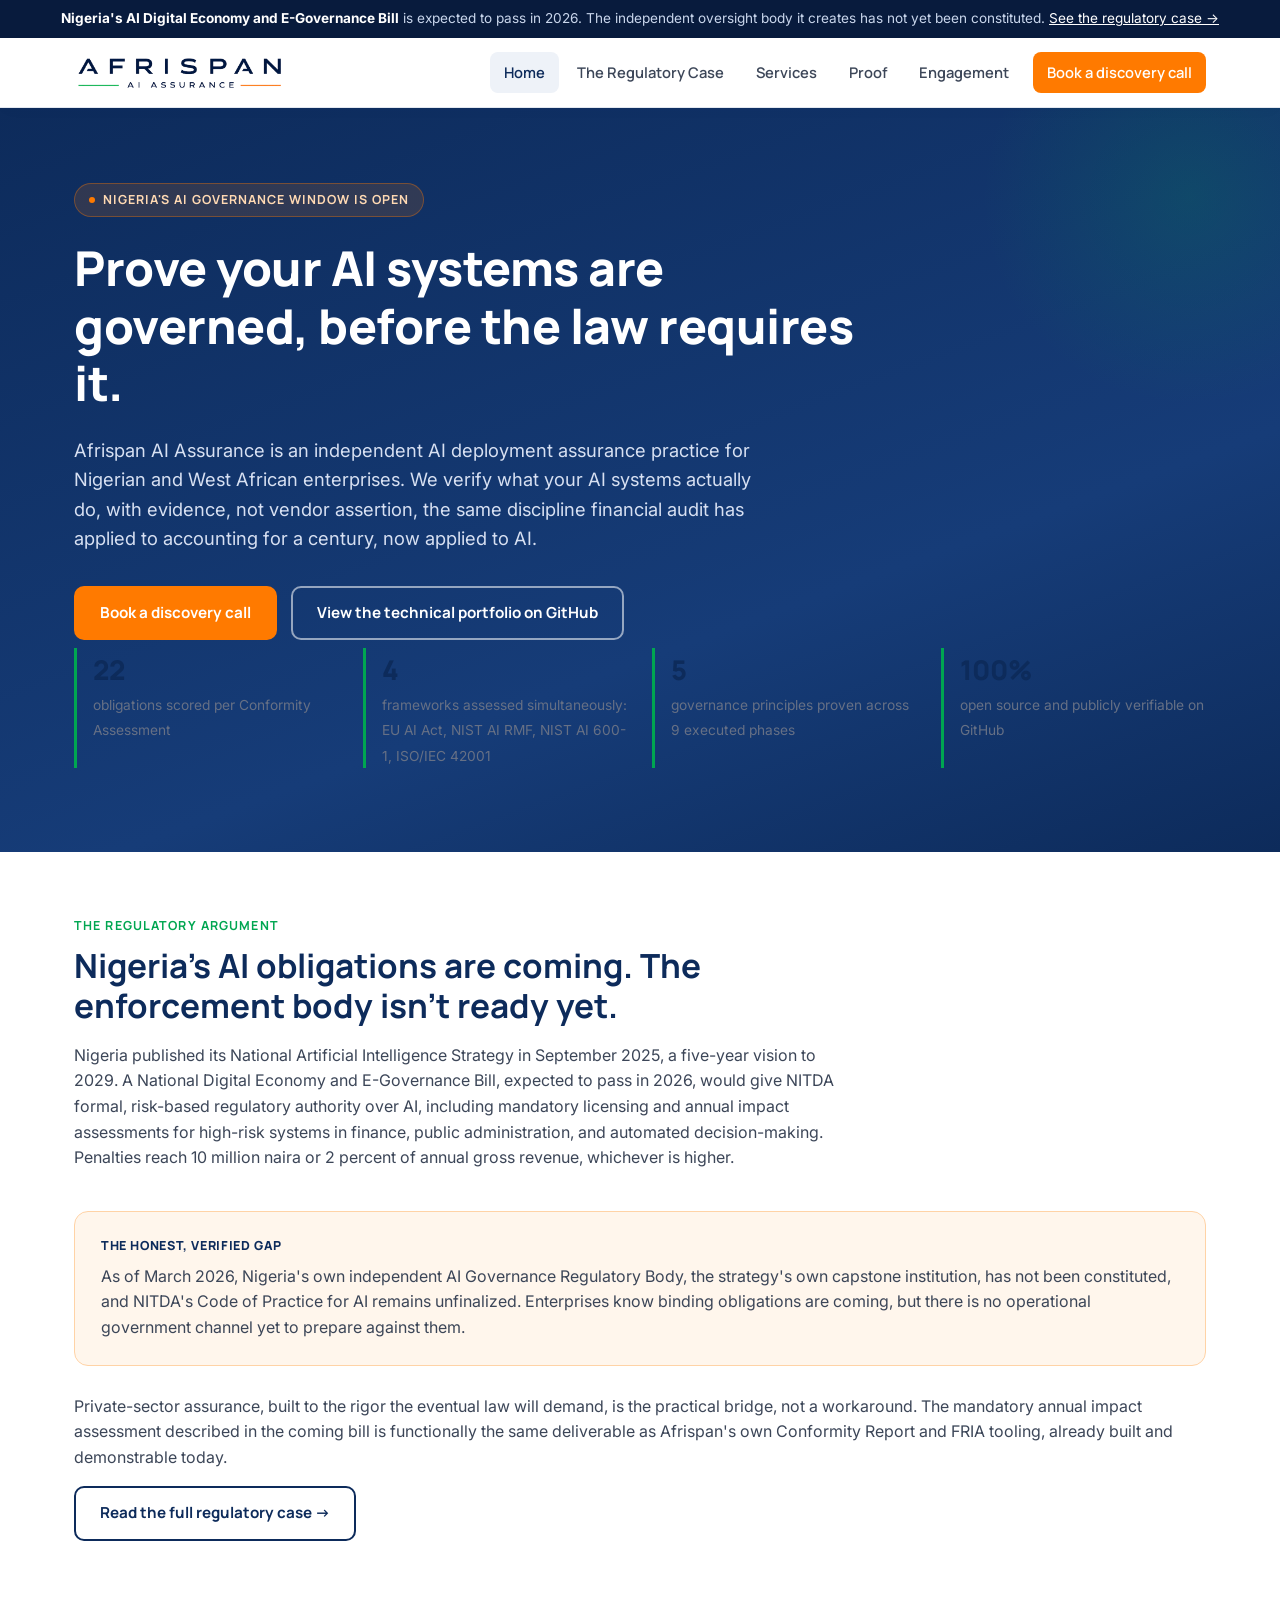
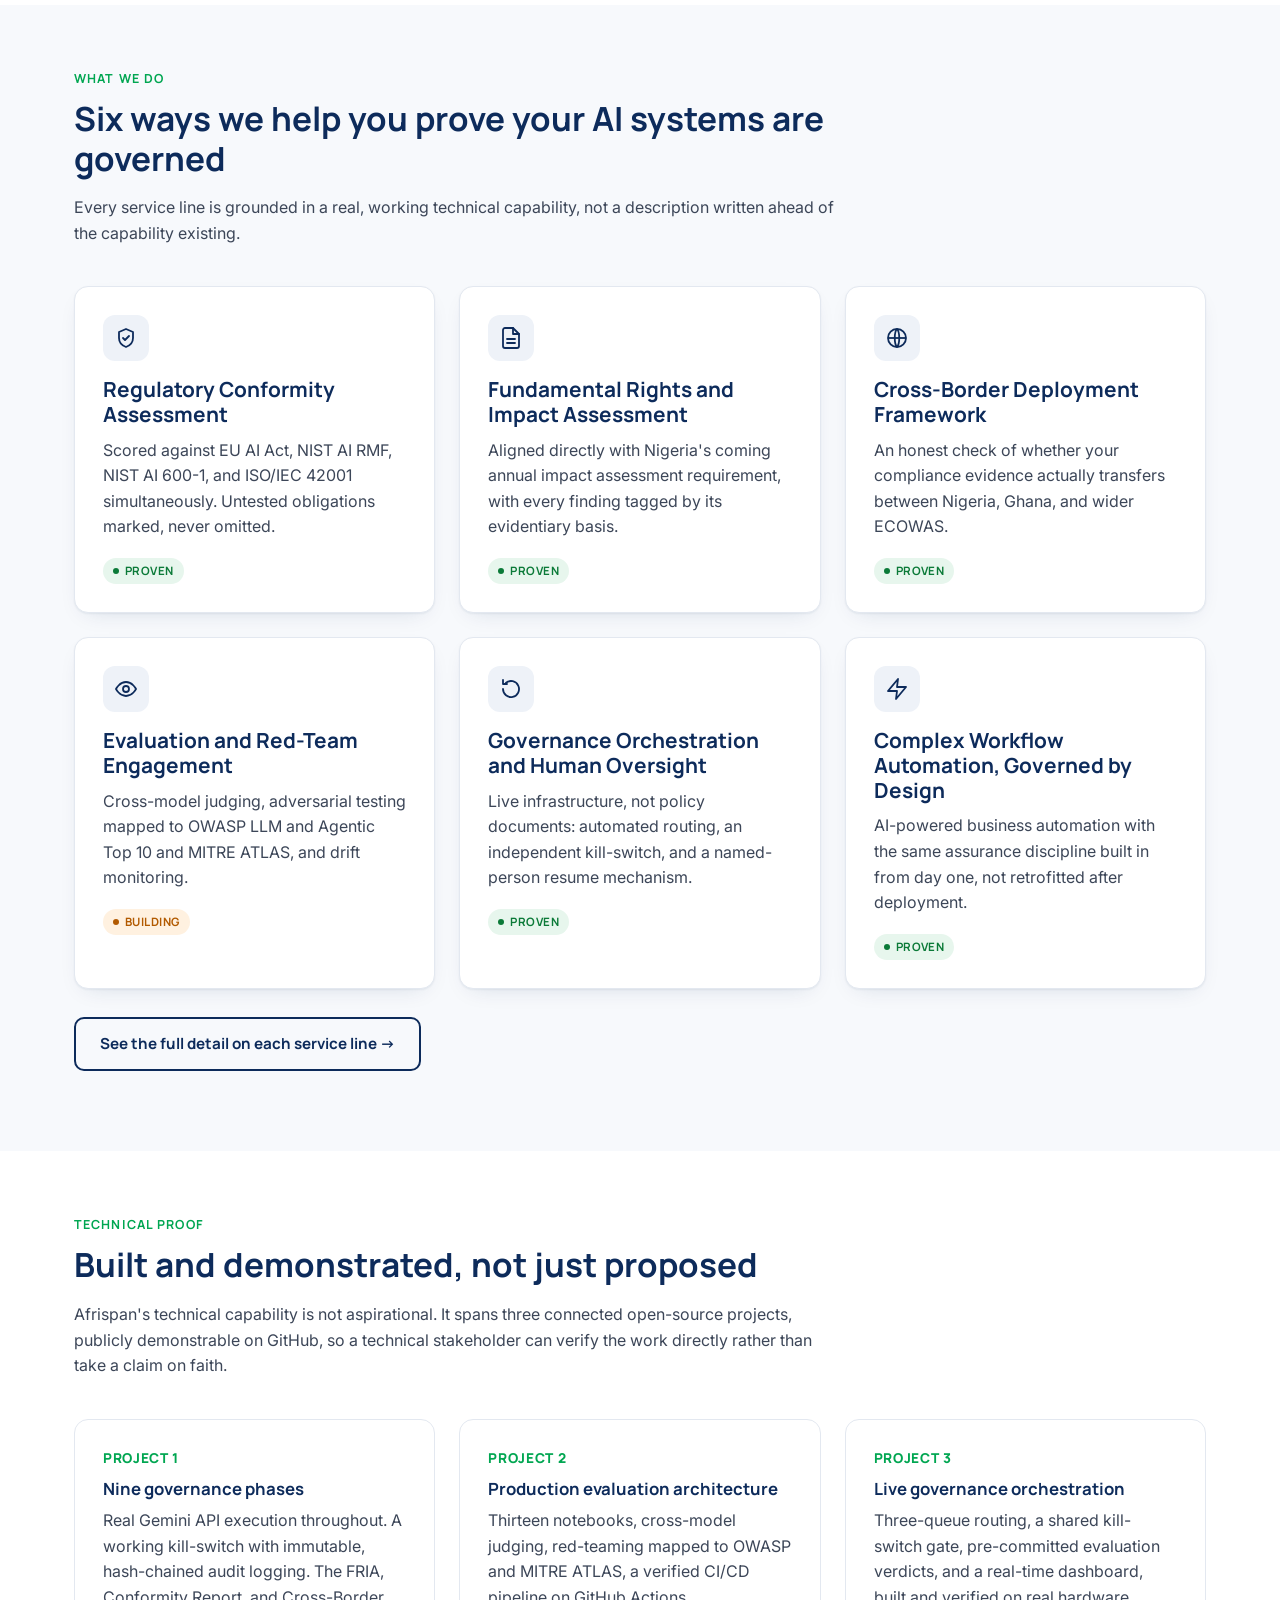
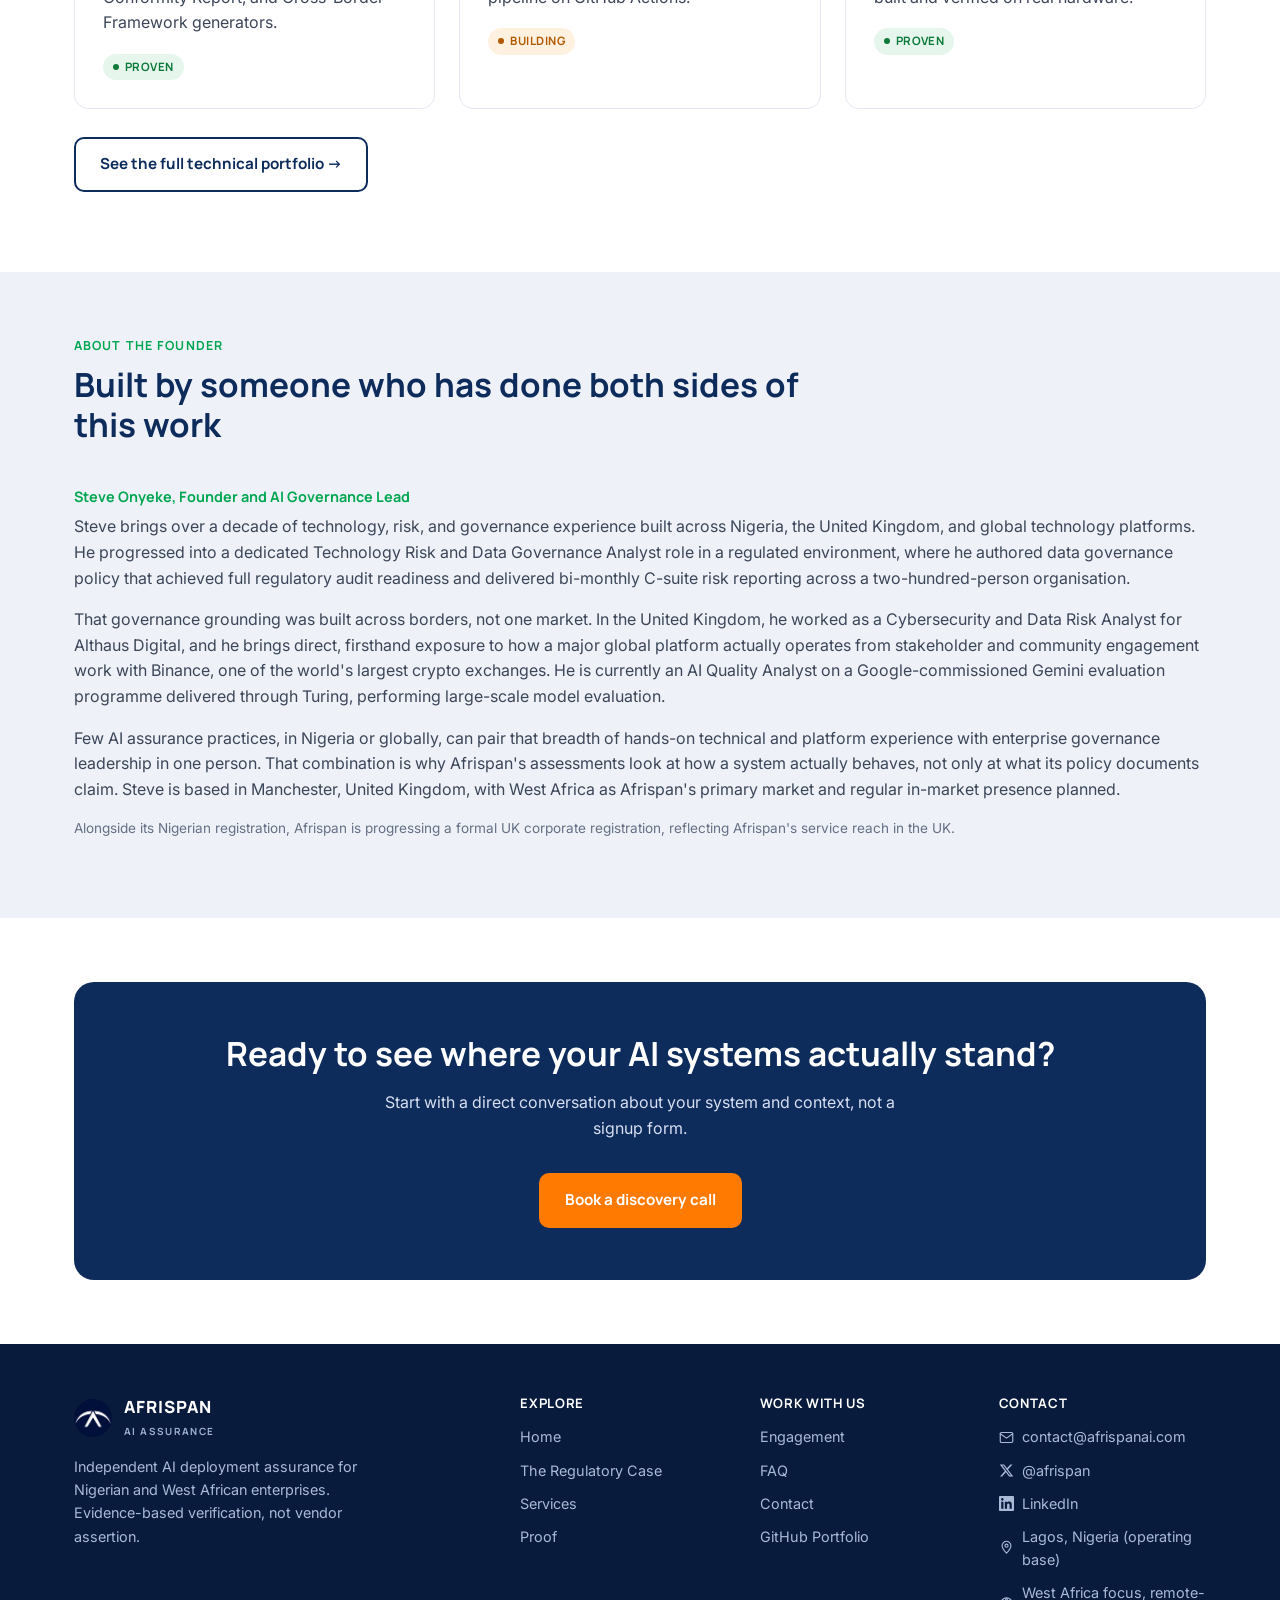
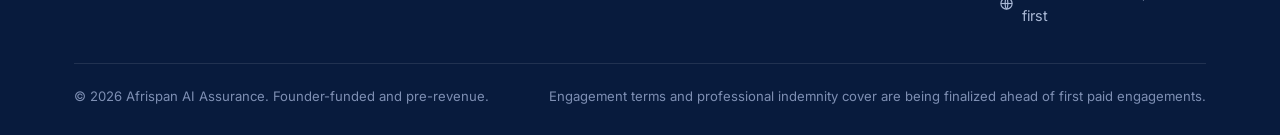
<file: index.html>
<!doctype html>
<html lang="en">
<head>
<meta charset="utf-8">
<meta name="viewport" content="width=device-width, initial-scale=1">
<title>Afrispan AI Assurance | Independent AI Deployment Assurance for Nigeria and West Africa</title>
<meta name="description" content="Afrispan AI Assurance independently verifies that AI systems deployed by Nigerian and West African enterprises are safe, compliant, and governed, with evidence, not vendor assertion.">
<link rel="icon" type="image/png" sizes="32x32" href="assets/images/favicon-32.png">
<link rel="icon" type="image/png" sizes="16x16" href="assets/images/favicon-16.png">
<link rel="apple-touch-icon" sizes="180x180" href="assets/images/favicon-180.png">
<meta property="og:title" content="Afrispan AI Assurance | Independent AI Deployment Assurance for Nigeria and West Africa">
<meta property="og:description" content="Afrispan AI Assurance independently verifies that AI systems deployed by Nigerian and West African enterprises are safe, compliant, and governed, with evidence, not vendor assertion.">
<meta property="og:type" content="website">
<meta property="og:image" content="assets/images/favicon-512.png">
<link rel="preconnect" href="https://fonts.googleapis.com">
<link rel="preconnect" href="https://fonts.gstatic.com" crossorigin>
<link href="https://fonts.googleapis.com/css2?family=Manrope:wght@500;600;700;800&family=Inter:wght@400;500;600;700&family=Source+Serif+4:opsz,wght@8..60,400;8..60,600&display=swap" rel="stylesheet">
<link rel="stylesheet" href="css/style.css">
</head>
<body>
<a class="skip-link" href="#main">Skip to content</a>
<div class="status-banner">
  <span><strong>Nigeria's AI Digital Economy and E-Governance Bill</strong> is expected to pass in 2026. The independent oversight body it creates has not yet been constituted. <a href="regulatory-case.html" style="color:#fff;text-decoration:underline;">See the regulatory case &rarr;</a></span>
</div>
<header class="site-header">
  <div class="nav-inner">
    <a class="brand" href="index.html" aria-label="Afrispan AI Assurance home">
      <img class="wordmark" src="assets/images/afrispan-wordmark-new-light-transparent.png" alt="Afrispan AI Assurance">
    </a>
    <button class="nav-toggle" aria-label="Toggle navigation" aria-expanded="false">
      <svg viewBox="0 0 24 24" fill="none" stroke="currentColor" stroke-width="2" stroke-linecap="round"><line x1="3" y1="6" x2="21" y2="6"/><line x1="3" y1="12" x2="21" y2="12"/><line x1="3" y1="18" x2="21" y2="18"/></svg>
    </button>
    <nav class="primary-nav" aria-label="Primary">
      <a href="index.html" class="active">Home</a>
      <a href="regulatory-case.html">The Regulatory Case</a>
      <a href="services.html">Services</a>
      <a href="proof.html">Proof</a>
      <a href="engagement.html">Engagement</a>
      <a class="nav-cta" href="contact.html">Book a discovery call</a>
    </nav>
  </div>
</header>
<main id="main">

<section class="hero">
  <div class="container">
    <span class="eyebrow">Nigeria's AI Governance Window Is Open</span>
    <h1>Prove your AI systems are governed, before the law requires it.</h1>
    <p class="lede">Afrispan AI Assurance is an independent AI deployment assurance practice for Nigerian and West African enterprises. We verify what your AI systems actually do, with evidence, not vendor assertion, the same discipline financial audit has applied to accounting for a century, now applied to AI.</p>
    <div class="hero-ctas">
      <a class="btn btn-primary" href="contact.html">Book a discovery call</a>
      <a class="btn btn-secondary" href="https://github.com/Afrispan-AI/ai-governance-suite" target="_blank" rel="noopener">View the technical portfolio on GitHub</a>
    </div>
    <div class="stat-strip">
      <div class="stat"><span class="num">22</span><span class="label">obligations scored per Conformity Assessment</span></div>
      <div class="stat"><span class="num">4</span><span class="label">frameworks assessed simultaneously: EU AI Act, NIST AI RMF, NIST AI 600-1, ISO/IEC 42001</span></div>
      <div class="stat"><span class="num">5</span><span class="label">governance principles proven across 9 executed phases</span></div>
      <div class="stat"><span class="num">100%</span><span class="label">open source and publicly verifiable on GitHub</span></div>
    </div>
  </div>
</section>

<section>
  <div class="container">
    <div class="section-head">
      <span class="kicker">The Regulatory Argument</span>
      <h2>Nigeria's AI obligations are coming. The enforcement body isn't ready yet.</h2>
      <p>Nigeria published its National Artificial Intelligence Strategy in September 2025, a five-year vision to 2029. A National Digital Economy and E-Governance Bill, expected to pass in 2026, would give NITDA formal, risk-based regulatory authority over AI, including mandatory licensing and annual impact assessments for high-risk systems in finance, public administration, and automated decision-making. Penalties reach 10 million naira or 2 percent of annual gross revenue, whichever is higher.</p>
    </div>
    <div class="callout callout-orange">
      <span class="callout-label">The honest, verified gap</span>
      <p>As of March 2026, Nigeria's own independent AI Governance Regulatory Body, the strategy's own capstone institution, has not been constituted, and NITDA's Code of Practice for AI remains unfinalized. Enterprises know binding obligations are coming, but there is no operational government channel yet to prepare against them.</p>
    </div>
    <p>Private-sector assurance, built to the rigor the eventual law will demand, is the practical bridge, not a workaround. The mandatory annual impact assessment described in the coming bill is functionally the same deliverable as Afrispan's own Conformity Report and FRIA tooling, already built and demonstrable today.</p>
    <a class="btn btn-outline-navy" href="regulatory-case.html">Read the full regulatory case &rarr;</a>
  </div>
</section>

<section class="section-alt">
  <div class="container">
    <div class="section-head">
      <span class="kicker">What We Do</span>
      <h2>Six ways we help you prove your AI systems are governed</h2>
      <p>Every service line is grounded in a real, working technical capability, not a description written ahead of the capability existing.</p>
    </div>
    <div class="grid grid-3">
      <div class="card">
        <div class="icon-badge"><svg viewBox="0 0 24 24" fill="none" stroke="currentColor" stroke-width="1.8" stroke-linecap="round" stroke-linejoin="round"><path d="M12 3l7 3v6c0 4.5-3 7.5-7 9-4-1.5-7-4.5-7-9V6l7-3z"/><path d="M9 12l2 2 4-4"/></svg></div>
        <h3>Regulatory Conformity Assessment</h3>
        <p>Scored against EU AI Act, NIST AI RMF, NIST AI 600-1, and ISO/IEC 42001 simultaneously. Untested obligations marked, never omitted.</p>
        <span class="status-tag status-proven">Proven</span>
      </div>
      <div class="card">
        <div class="icon-badge"><svg viewBox="0 0 24 24" fill="none" stroke="currentColor" stroke-width="1.8" stroke-linecap="round" stroke-linejoin="round"><path d="M14 2H6a2 2 0 0 0-2 2v16a2 2 0 0 0 2 2h12a2 2 0 0 0 2-2V8z"/><polyline points="14 2 14 8 20 8"/><line x1="8" y1="13" x2="16" y2="13"/><line x1="8" y1="17" x2="16" y2="17"/></svg></div>
        <h3>Fundamental Rights and Impact Assessment</h3>
        <p>Aligned directly with Nigeria's coming annual impact assessment requirement, with every finding tagged by its evidentiary basis.</p>
        <span class="status-tag status-proven">Proven</span>
      </div>
      <div class="card">
        <div class="icon-badge"><svg viewBox="0 0 24 24" fill="none" stroke="currentColor" stroke-width="1.8"><circle cx="12" cy="12" r="9"/><path d="M3 12h18"/><path d="M12 3c3 3.2 3 14.8 0 18"/><path d="M12 3c-3 3.2-3 14.8 0 18"/></svg></div>
        <h3>Cross-Border Deployment Framework</h3>
        <p>An honest check of whether your compliance evidence actually transfers between Nigeria, Ghana, and wider ECOWAS.</p>
        <span class="status-tag status-proven">Proven</span>
      </div>
      <div class="card">
        <div class="icon-badge"><svg viewBox="0 0 24 24" fill="none" stroke="currentColor" stroke-width="1.8" stroke-linecap="round" stroke-linejoin="round"><path d="M2 12s3.5-7 10-7 10 7 10 7-3.5 7-10 7-10-7-10-7z"/><circle cx="12" cy="12" r="3"/></svg></div>
        <h3>Evaluation and Red-Team Engagement</h3>
        <p>Cross-model judging, adversarial testing mapped to OWASP LLM and Agentic Top 10 and MITRE ATLAS, and drift monitoring.</p>
        <span class="status-tag status-building">Building</span>
      </div>
      <div class="card">
        <div class="icon-badge"><svg viewBox="0 0 24 24" fill="none" stroke="currentColor" stroke-width="1.8" stroke-linecap="round" stroke-linejoin="round"><path d="M4 12a8 8 0 1 0 3-6.2"/><polyline points="4 3 4 7 8 7"/></svg></div>
        <h3>Governance Orchestration and Human Oversight</h3>
        <p>Live infrastructure, not policy documents: automated routing, an independent kill-switch, and a named-person resume mechanism.</p>
        <span class="status-tag status-proven">Proven</span>
      </div>
      <div class="card">
        <div class="icon-badge"><svg viewBox="0 0 24 24" fill="none" stroke="currentColor" stroke-width="1.8" stroke-linecap="round" stroke-linejoin="round"><polygon points="13 2 3 14 12 14 11 22 21 10 12 10 13 2"/></svg></div>
        <h3>Complex Workflow Automation, Governed by Design</h3>
        <p>AI-powered business automation with the same assurance discipline built in from day one, not retrofitted after deployment.</p>
        <span class="status-tag status-proven">Proven</span>
      </div>
    </div>
    <p style="margin-top:28px;"><a class="btn btn-outline-navy" href="services.html">See the full detail on each service line &rarr;</a></p>
  </div>
</section>

<section>
  <div class="container">
    <div class="section-head">
      <span class="kicker">Technical Proof</span>
      <h2>Built and demonstrated, not just proposed</h2>
      <p>Afrispan's technical capability is not aspirational. It spans three connected open-source projects, publicly demonstrable on GitHub, so a technical stakeholder can verify the work directly rather than take a claim on faith.</p>
    </div>
    <div class="grid grid-3">
      <div class="card-flat">
        <span class="service-number">Project 1</span>
        <h4>Nine governance phases</h4>
        <p>Real Gemini API execution throughout. A working kill-switch with immutable, hash-chained audit logging. The FRIA, Conformity Report, and Cross-Border Framework generators.</p>
        <span class="status-tag status-proven">Proven</span>
      </div>
      <div class="card-flat">
        <span class="service-number">Project 2</span>
        <h4>Production evaluation architecture</h4>
        <p>Thirteen notebooks, cross-model judging, red-teaming mapped to OWASP and MITRE ATLAS, a verified CI/CD pipeline on GitHub Actions.</p>
        <span class="status-tag status-building">Building</span>
      </div>
      <div class="card-flat">
        <span class="service-number">Project 3</span>
        <h4>Live governance orchestration</h4>
        <p>Three-queue routing, a shared kill-switch gate, pre-committed evaluation verdicts, and a real-time dashboard, built and verified on real hardware.</p>
        <span class="status-tag status-proven">Proven</span>
      </div>
    </div>
    <p style="margin-top:28px;"><a class="btn btn-outline-navy" href="proof.html">See the full technical portfolio &rarr;</a></p>
  </div>
</section>

<section class="section-paper">
  <div class="container">
    <div class="section-head">
      <span class="kicker">About the Founder</span>
      <h2>Built by someone who has done both sides of this work</h2>
    </div>
    <div class="founder-card">
      <div class="founder-content">
        <span class="founder-role">Steve Onyeke, Founder and AI Governance Lead</span>
        <p>Steve brings over a decade of technology, risk, and governance experience built across Nigeria, the United Kingdom, and global technology platforms. He progressed into a dedicated Technology Risk and Data Governance Analyst role in a regulated environment, where he authored data governance policy that achieved full regulatory audit readiness and delivered bi-monthly C-suite risk reporting across a two-hundred-person organisation.</p>
        <p>That governance grounding was built across borders, not one market. In the United Kingdom, he worked as a Cybersecurity and Data Risk Analyst for Althaus Digital, and he brings direct, firsthand exposure to how a major global platform actually operates from stakeholder and community engagement work with Binance, one of the world's largest crypto exchanges. He is currently an AI Quality Analyst on a Google-commissioned Gemini evaluation programme delivered through Turing, performing large-scale model evaluation.</p>
        <p>Few AI assurance practices, in Nigeria or globally, can pair that breadth of hands-on technical and platform experience with enterprise governance leadership in one person. That combination is why Afrispan's assessments look at how a system actually behaves, not only at what its policy documents claim. Steve is based in Manchester, United Kingdom, with West Africa as Afrispan's primary market and regular in-market presence planned.</p>
        <p class="small-note">Alongside its Nigerian registration, Afrispan is progressing a formal UK corporate registration, reflecting Afrispan's service reach in the UK.</p>
      </div>
    </div>
  </div>
</section>

<section>
  <div class="container">
    <div class="cta-band">
      <h2>Ready to see where your AI systems actually stand?</h2>
      <p>Start with a direct conversation about your system and context, not a signup form.</p>
      <div class="hero-ctas">
        <a class="btn btn-primary" href="contact.html">Book a discovery call</a>
      </div>
    </div>
  </div>
</section>
</main>
<footer class="site-footer">
  <div class="container">
    <div class="footer-grid">
      <div>
        <div class="footer-brand">
          <img src="assets/images/afrispan-badge-circle.png" alt="" style="width:38px;height:38px;border-radius:50%;">
          <span>AFRISPAN<br><small>AI ASSURANCE</small></span>
        </div>
        <p style="color:#AAB9D6; max-width: 320px;">Independent AI deployment assurance for Nigerian and West African enterprises. Evidence-based verification, not vendor assertion.</p>
      </div>
      <div>
        <h4>Explore</h4>
        <ul>
          <li><a href="index.html">Home</a></li>
          <li><a href="regulatory-case.html">The Regulatory Case</a></li>
          <li><a href="services.html">Services</a></li>
          <li><a href="proof.html">Proof</a></li>
        </ul>
      </div>
      <div>
        <h4>Work With Us</h4>
        <ul>
          <li><a href="engagement.html">Engagement</a></li>
          <li><a href="engagement.html#faq">FAQ</a></li>
          <li><a href="contact.html">Contact</a></li>
          <li><a href="https://github.com/Afrispan-AI/ai-governance-suite" target="_blank" rel="noopener">GitHub Portfolio</a></li>
        </ul>
      </div>
      <div>
        <h4>Contact</h4>
        <ul>
          <li><a href="mailto:contact@afrispanai.com"><svg class="footer-icon" viewBox="0 0 24 24" fill="none" stroke="currentColor" stroke-width="1.8" stroke-linecap="round" stroke-linejoin="round"><rect x="2" y="4" width="20" height="16" rx="2"/><path d="m22 6-10 7L2 6"/></svg>contact@afrispanai.com</a></li>
          <li><a href="https://x.com/afrispan" target="_blank" rel="noopener"><svg class="footer-icon" viewBox="0 0 24 24" fill="currentColor"><path d="M18.244 2.25h3.308l-7.227 8.26 8.502 11.24H16.17l-5.214-6.817L4.99 21.75H1.68l7.73-8.835L1.254 2.25H8.08l4.713 6.231zm-1.161 17.52h1.833L7.084 4.126H5.117z"/></svg>@afrispan</a></li>
          <li><a href="https://linkedin.com/company/afrispan-ai" target="_blank" rel="noopener"><svg class="footer-icon" viewBox="0 0 24 24" fill="currentColor"><path d="M20.447 20.452h-3.554v-5.569c0-1.328-.027-3.037-1.852-3.037-1.853 0-2.136 1.445-2.136 2.939v5.667H9.351V9h3.414v1.561h.046c.477-.9 1.637-1.85 3.37-1.85 3.601 0 4.267 2.37 4.267 5.455v6.286zM5.337 7.433c-1.144 0-2.063-.926-2.063-2.065 0-1.138.92-2.063 2.063-2.063 1.14 0 2.064.925 2.064 2.063 0 1.139-.925 2.065-2.064 2.065zm1.782 13.019H3.555V9h3.564v11.452zM22.225 0H1.771C.792 0 0 .774 0 1.729v20.542C0 23.227.792 24 1.771 24h20.451C23.2 24 24 23.227 24 22.271V1.729C24 .774 23.2 0 22.222 0h.003z"/></svg>LinkedIn</a></li>
          <li><svg class="footer-icon" viewBox="0 0 24 24" fill="none" stroke="currentColor" stroke-width="1.8" stroke-linecap="round" stroke-linejoin="round"><path d="M12 21s7-7.5 7-12a7 7 0 1 0-14 0c0 4.5 7 12 7 12z"/><circle cx="12" cy="9" r="2.5"/></svg>Lagos, Nigeria (operating base)</li>
          <li><svg class="footer-icon" viewBox="0 0 24 24" fill="none" stroke="currentColor" stroke-width="1.8"><circle cx="12" cy="12" r="9"/><path d="M3 12h18"/><path d="M12 3c3 3.2 3 14.8 0 18"/><path d="M12 3c-3 3.2-3 14.8 0 18"/></svg>West Africa focus, remote-first</li>
        </ul>
      </div>
    </div>
    <div class="footer-bottom">
      <span>&copy; 2026 Afrispan AI Assurance. Founder-funded and pre-revenue.</span>
      <span>Engagement terms and professional indemnity cover are being finalized ahead of first paid engagements.</span>
    </div>
  </div>
</footer>
<script src="js/main.js"></script>
</body>
</html>
</file>
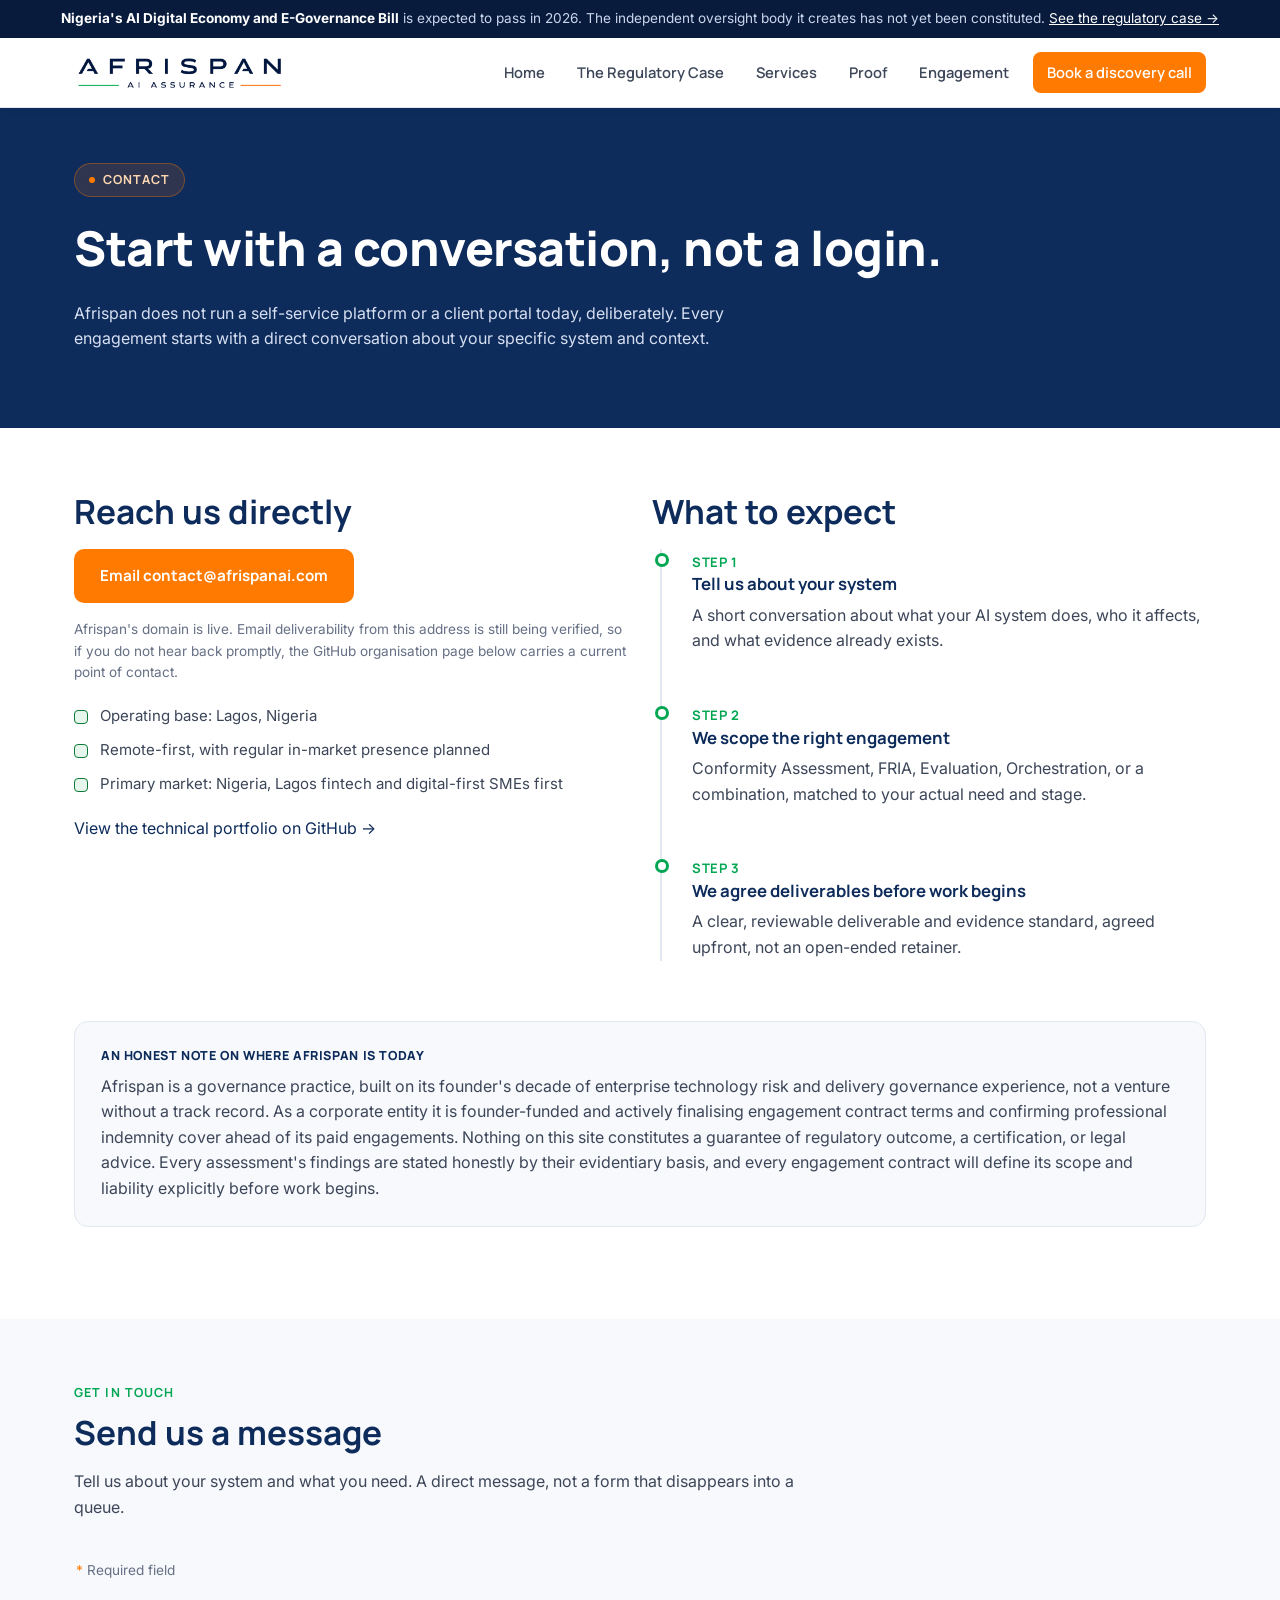
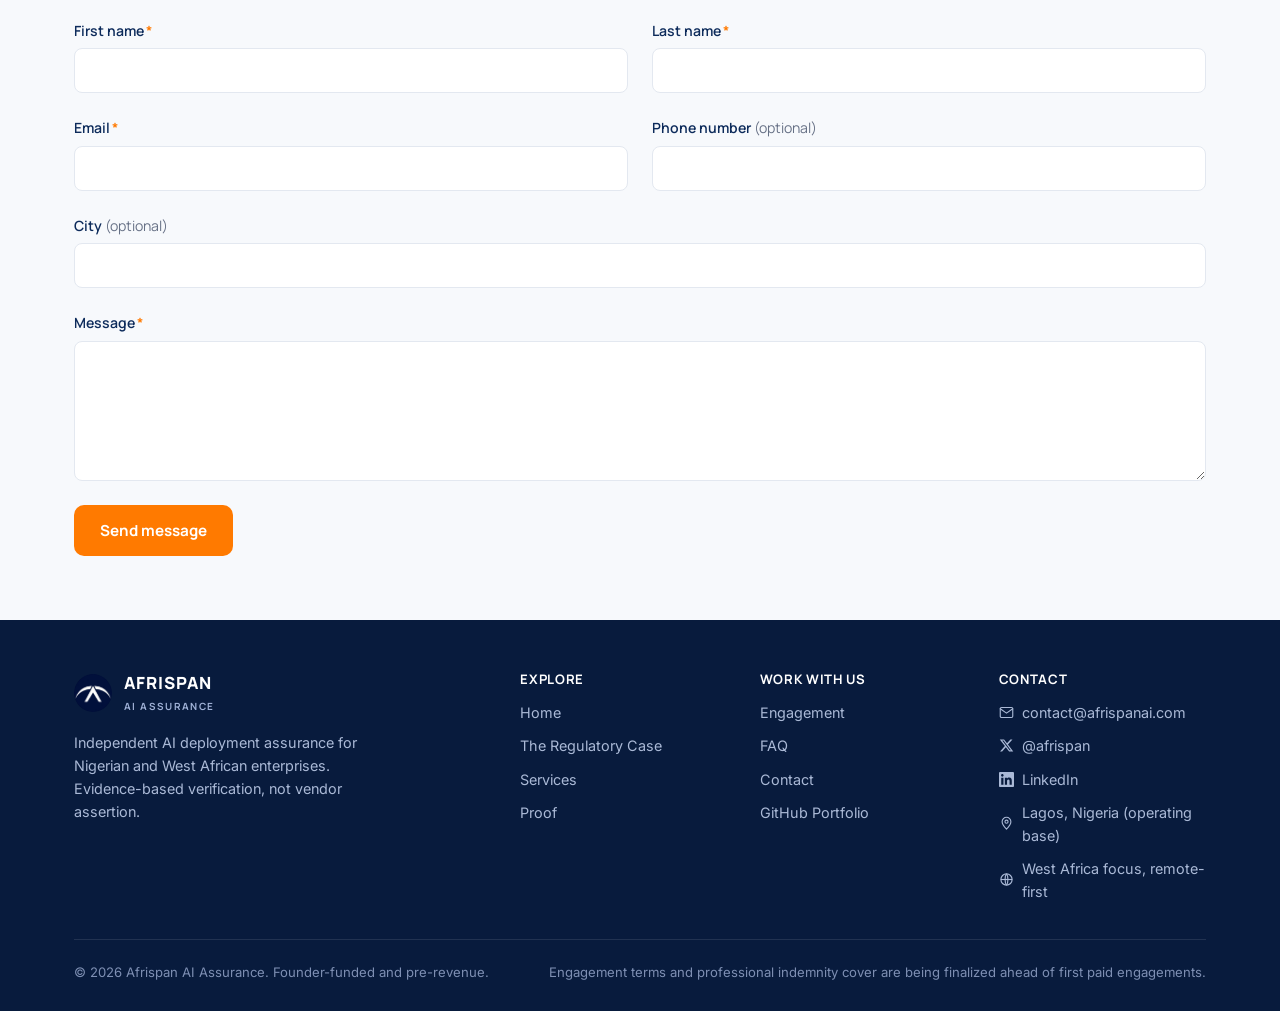
<file: contact.html>
<!doctype html>
<html lang="en">
<head>
<meta charset="utf-8">
<meta name="viewport" content="width=device-width, initial-scale=1">
<title>Contact | Afrispan AI Assurance</title>
<meta name="description" content="Start a conversation about your AI system with Afrispan AI Assurance. No client portal, no signup form, just a direct discovery conversation.">
<link rel="icon" type="image/png" sizes="32x32" href="assets/images/favicon-32.png">
<link rel="icon" type="image/png" sizes="16x16" href="assets/images/favicon-16.png">
<link rel="apple-touch-icon" sizes="180x180" href="assets/images/favicon-180.png">
<meta property="og:title" content="Contact | Afrispan AI Assurance">
<meta property="og:description" content="Start a conversation about your AI system with Afrispan AI Assurance. No client portal, no signup form, just a direct discovery conversation.">
<meta property="og:type" content="website">
<meta property="og:image" content="assets/images/favicon-512.png">
<link rel="preconnect" href="https://fonts.googleapis.com">
<link rel="preconnect" href="https://fonts.gstatic.com" crossorigin>
<link href="https://fonts.googleapis.com/css2?family=Manrope:wght@500;600;700;800&family=Inter:wght@400;500;600;700&family=Source+Serif+4:opsz,wght@8..60,400;8..60,600&display=swap" rel="stylesheet">
<link rel="stylesheet" href="css/style.css">
</head>
<body>
<a class="skip-link" href="#main">Skip to content</a>
<div class="status-banner">
  <span><strong>Nigeria's AI Digital Economy and E-Governance Bill</strong> is expected to pass in 2026. The independent oversight body it creates has not yet been constituted. <a href="regulatory-case.html" style="color:#fff;text-decoration:underline;">See the regulatory case &rarr;</a></span>
</div>
<header class="site-header">
  <div class="nav-inner">
    <a class="brand" href="index.html" aria-label="Afrispan AI Assurance home">
      <img class="wordmark" src="assets/images/afrispan-wordmark-new-light-transparent.png" alt="Afrispan AI Assurance">
    </a>
    <button class="nav-toggle" aria-label="Toggle navigation" aria-expanded="false">
      <svg viewBox="0 0 24 24" fill="none" stroke="currentColor" stroke-width="2" stroke-linecap="round"><line x1="3" y1="6" x2="21" y2="6"/><line x1="3" y1="12" x2="21" y2="12"/><line x1="3" y1="18" x2="21" y2="18"/></svg>
    </button>
    <nav class="primary-nav" aria-label="Primary">
      <a href="index.html">Home</a>
      <a href="regulatory-case.html">The Regulatory Case</a>
      <a href="services.html">Services</a>
      <a href="proof.html">Proof</a>
      <a href="engagement.html">Engagement</a>
      <a class="nav-cta" href="contact.html">Book a discovery call</a>
    </nav>
  </div>
</header>
<main id="main">

<section class="hero-page section-navy">
  <div class="container">
    <span class="eyebrow">Contact</span>
    <h1>Start with a conversation, not a login.</h1>
    <p class="lede">Afrispan does not run a self-service platform or a client portal today, deliberately. Every engagement starts with a direct conversation about your specific system and context.</p>
  </div>
</section>

<section>
  <div class="container">
    <div class="grid grid-2">
      <div>
        <h2>Reach us directly</h2>
        <p><a class="btn btn-primary" href="mailto:contact@afrispanai.com">Email contact@afrispanai.com</a></p>
        <p class="small-note">Afrispan's domain is live. Email deliverability from this address is still being verified, so if you do not hear back promptly, the GitHub organisation page below carries a current point of contact.</p>
        <ul class="tier-list" style="margin-top:20px;">
          <li>Operating base: Lagos, Nigeria</li>
          <li>Remote-first, with regular in-market presence planned</li>
          <li>Primary market: Nigeria, Lagos fintech and digital-first SMEs first</li>
        </ul>
        <p style="margin-top:20px;"><a href="https://github.com/Afrispan-AI/ai-governance-suite" target="_blank" rel="noopener">View the technical portfolio on GitHub &rarr;</a></p>
      </div>
      <div>
        <h2>What to expect</h2>
        <div class="timeline">
          <div class="timeline-item">
            <span class="timeline-date">Step 1</span>
            <h4>Tell us about your system</h4>
            <p>A short conversation about what your AI system does, who it affects, and what evidence already exists.</p>
          </div>
          <div class="timeline-item">
            <span class="timeline-date">Step 2</span>
            <h4>We scope the right engagement</h4>
            <p>Conformity Assessment, FRIA, Evaluation, Orchestration, or a combination, matched to your actual need and stage.</p>
          </div>
          <div class="timeline-item">
            <span class="timeline-date">Step 3</span>
            <h4>We agree deliverables before work begins</h4>
            <p>A clear, reviewable deliverable and evidence standard, agreed upfront, not an open-ended retainer.</p>
          </div>
        </div>
      </div>
    </div>

    <div class="callout" style="margin-top:44px;">
      <span class="callout-label">An honest note on where Afrispan is today</span>
      <p>Afrispan is a governance practice, built on its founder's decade of enterprise technology risk and delivery governance experience, not a venture without a track record. As a corporate entity it is founder-funded and actively finalising engagement contract terms and confirming professional indemnity cover ahead of its paid engagements. Nothing on this site constitutes a guarantee of regulatory outcome, a certification, or legal advice. Every assessment's findings are stated honestly by their evidentiary basis, and every engagement contract will define its scope and liability explicitly before work begins.</p>
    </div>
  </div>
</section>

<section class="section-alt">
  <div class="container">
    <div class="section-head">
      <span class="kicker">Get In Touch</span>
      <h2>Send us a message</h2>
      <p>Tell us about your system and what you need. A direct message, not a form that disappears into a queue.</p>
    </div>
    <form name="contact" id="contact-form" method="POST" data-netlify="true" netlify-honeypot="bot-field" class="contact-form">
      <input type="hidden" name="form-name" value="contact">
      <p hidden>
        <label>Don't fill this out if you're human: <input name="bot-field" tabindex="-1" autocomplete="off"></label>
      </p>
      <p class="small-note"><span class="required">*</span> Required field</p>
      <div class="grid grid-2">
        <div class="form-field">
          <label for="firstName">First name<span class="required">*</span></label>
          <input type="text" id="firstName" name="firstName" required>
        </div>
        <div class="form-field">
          <label for="lastName">Last name<span class="required">*</span></label>
          <input type="text" id="lastName" name="lastName" required>
        </div>
      </div>
      <div class="grid grid-2">
        <div class="form-field">
          <label for="email">Email<span class="required">*</span></label>
          <input type="email" id="email" name="email" required>
        </div>
        <div class="form-field">
          <label for="phone">Phone number <span class="optional">(optional)</span></label>
          <input type="tel" id="phone" name="phone">
        </div>
      </div>
      <div class="form-field">
        <label for="city">City <span class="optional">(optional)</span></label>
        <input type="text" id="city" name="city">
      </div>
      <div class="form-field">
        <label for="message">Message<span class="required">*</span></label>
        <textarea id="message" name="message" required></textarea>
      </div>
      <button type="submit" class="btn btn-primary form-submit">Send message</button>
    </form>
    <div id="form-success" class="form-success" hidden>
      <strong>Message sent.</strong> Thank you, we've received your message and will be in touch directly.
    </div>
  </div>
</section>
</main>
<footer class="site-footer">
  <div class="container">
    <div class="footer-grid">
      <div>
        <div class="footer-brand">
          <img src="assets/images/afrispan-badge-circle.png" alt="" style="width:38px;height:38px;border-radius:50%;">
          <span>AFRISPAN<br><small>AI ASSURANCE</small></span>
        </div>
        <p style="color:#AAB9D6; max-width: 320px;">Independent AI deployment assurance for Nigerian and West African enterprises. Evidence-based verification, not vendor assertion.</p>
      </div>
      <div>
        <h4>Explore</h4>
        <ul>
          <li><a href="index.html">Home</a></li>
          <li><a href="regulatory-case.html">The Regulatory Case</a></li>
          <li><a href="services.html">Services</a></li>
          <li><a href="proof.html">Proof</a></li>
        </ul>
      </div>
      <div>
        <h4>Work With Us</h4>
        <ul>
          <li><a href="engagement.html">Engagement</a></li>
          <li><a href="engagement.html#faq">FAQ</a></li>
          <li><a href="contact.html">Contact</a></li>
          <li><a href="https://github.com/Afrispan-AI/ai-governance-suite" target="_blank" rel="noopener">GitHub Portfolio</a></li>
        </ul>
      </div>
      <div>
        <h4>Contact</h4>
        <ul>
          <li><a href="mailto:contact@afrispanai.com"><svg class="footer-icon" viewBox="0 0 24 24" fill="none" stroke="currentColor" stroke-width="1.8" stroke-linecap="round" stroke-linejoin="round"><rect x="2" y="4" width="20" height="16" rx="2"/><path d="m22 6-10 7L2 6"/></svg>contact@afrispanai.com</a></li>
          <li><a href="https://x.com/afrispan" target="_blank" rel="noopener"><svg class="footer-icon" viewBox="0 0 24 24" fill="currentColor"><path d="M18.244 2.25h3.308l-7.227 8.26 8.502 11.24H16.17l-5.214-6.817L4.99 21.75H1.68l7.73-8.835L1.254 2.25H8.08l4.713 6.231zm-1.161 17.52h1.833L7.084 4.126H5.117z"/></svg>@afrispan</a></li>
          <li><a href="https://linkedin.com/company/afrispan-ai" target="_blank" rel="noopener"><svg class="footer-icon" viewBox="0 0 24 24" fill="currentColor"><path d="M20.447 20.452h-3.554v-5.569c0-1.328-.027-3.037-1.852-3.037-1.853 0-2.136 1.445-2.136 2.939v5.667H9.351V9h3.414v1.561h.046c.477-.9 1.637-1.85 3.37-1.85 3.601 0 4.267 2.37 4.267 5.455v6.286zM5.337 7.433c-1.144 0-2.063-.926-2.063-2.065 0-1.138.92-2.063 2.063-2.063 1.14 0 2.064.925 2.064 2.063 0 1.139-.925 2.065-2.064 2.065zm1.782 13.019H3.555V9h3.564v11.452zM22.225 0H1.771C.792 0 0 .774 0 1.729v20.542C0 23.227.792 24 1.771 24h20.451C23.2 24 24 23.227 24 22.271V1.729C24 .774 23.2 0 22.222 0h.003z"/></svg>LinkedIn</a></li>
          <li><svg class="footer-icon" viewBox="0 0 24 24" fill="none" stroke="currentColor" stroke-width="1.8" stroke-linecap="round" stroke-linejoin="round"><path d="M12 21s7-7.5 7-12a7 7 0 1 0-14 0c0 4.5 7 12 7 12z"/><circle cx="12" cy="9" r="2.5"/></svg>Lagos, Nigeria (operating base)</li>
          <li><svg class="footer-icon" viewBox="0 0 24 24" fill="none" stroke="currentColor" stroke-width="1.8"><circle cx="12" cy="12" r="9"/><path d="M3 12h18"/><path d="M12 3c3 3.2 3 14.8 0 18"/><path d="M12 3c-3 3.2-3 14.8 0 18"/></svg>West Africa focus, remote-first</li>
        </ul>
      </div>
    </div>
    <div class="footer-bottom">
      <span>&copy; 2026 Afrispan AI Assurance. Founder-funded and pre-revenue.</span>
      <span>Engagement terms and professional indemnity cover are being finalized ahead of first paid engagements.</span>
    </div>
  </div>
</footer>
<script src="js/main.js"></script>
</body>
</html>
</file>
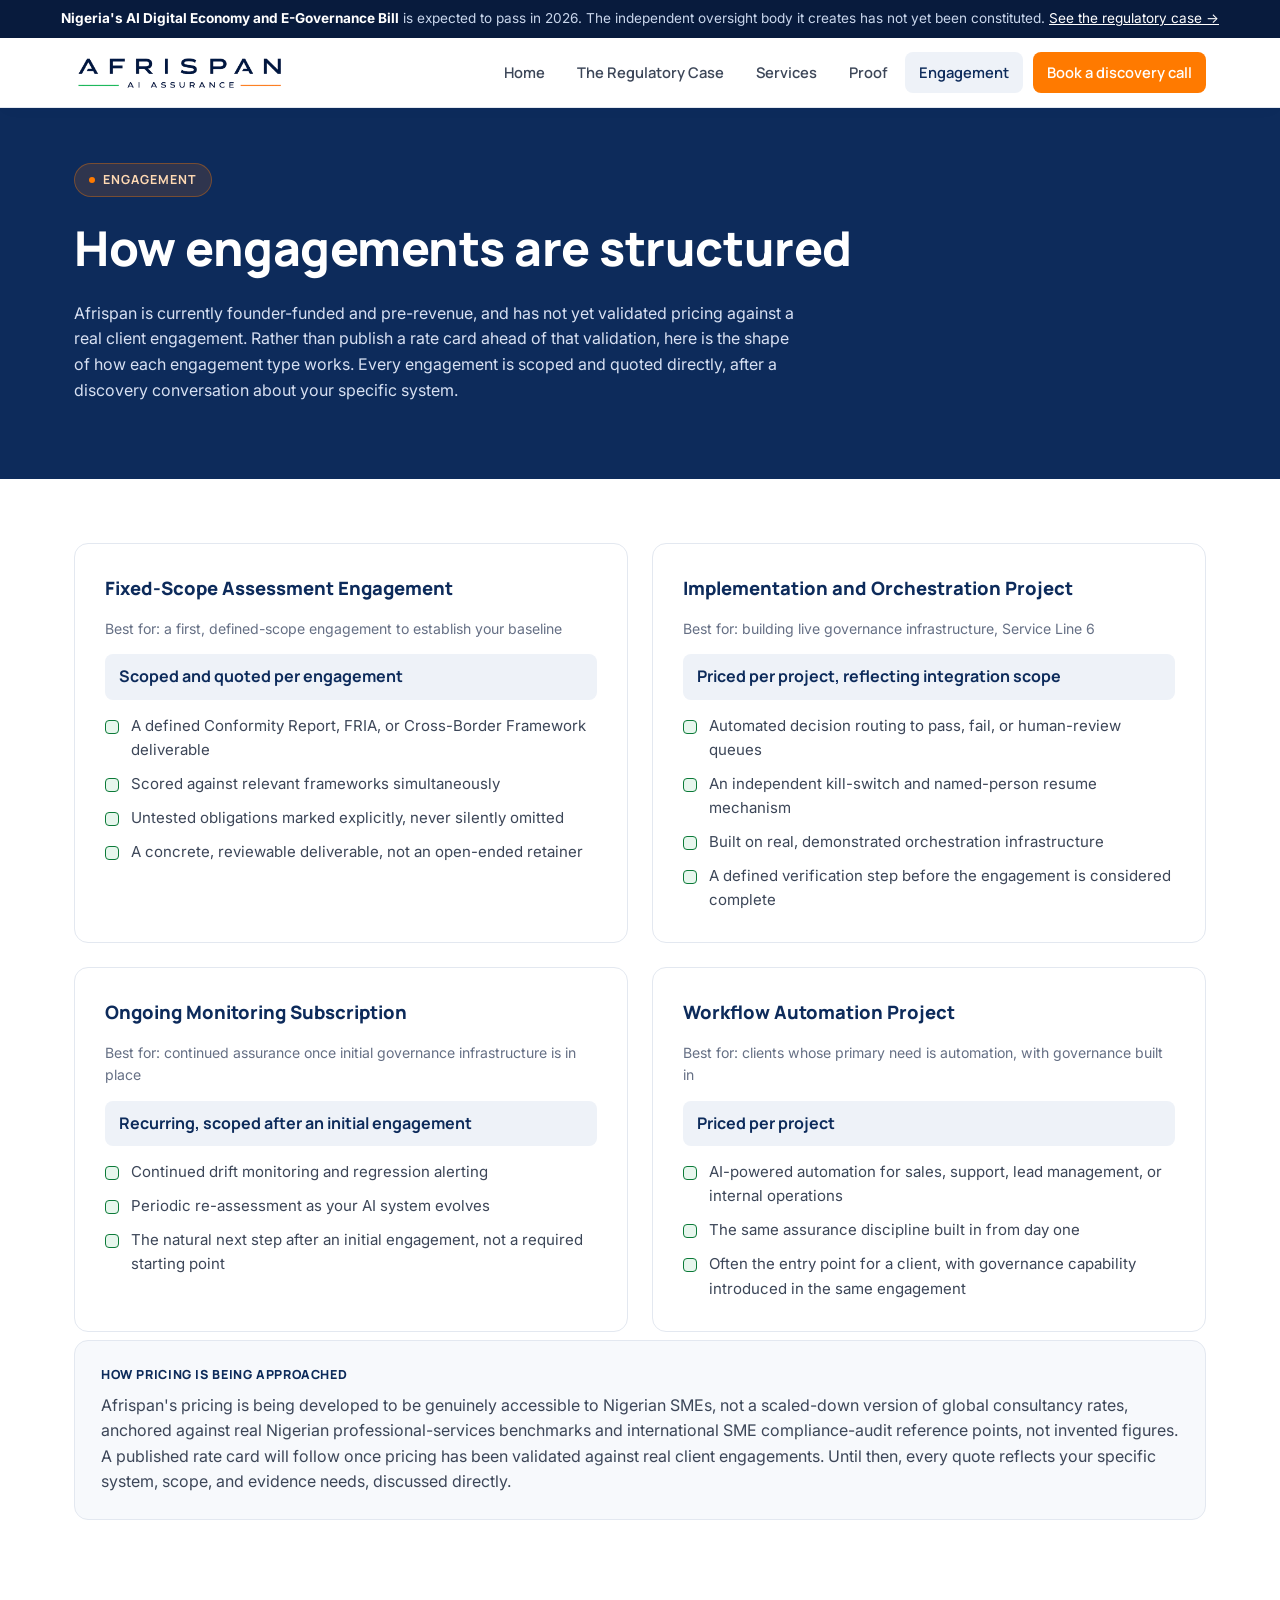
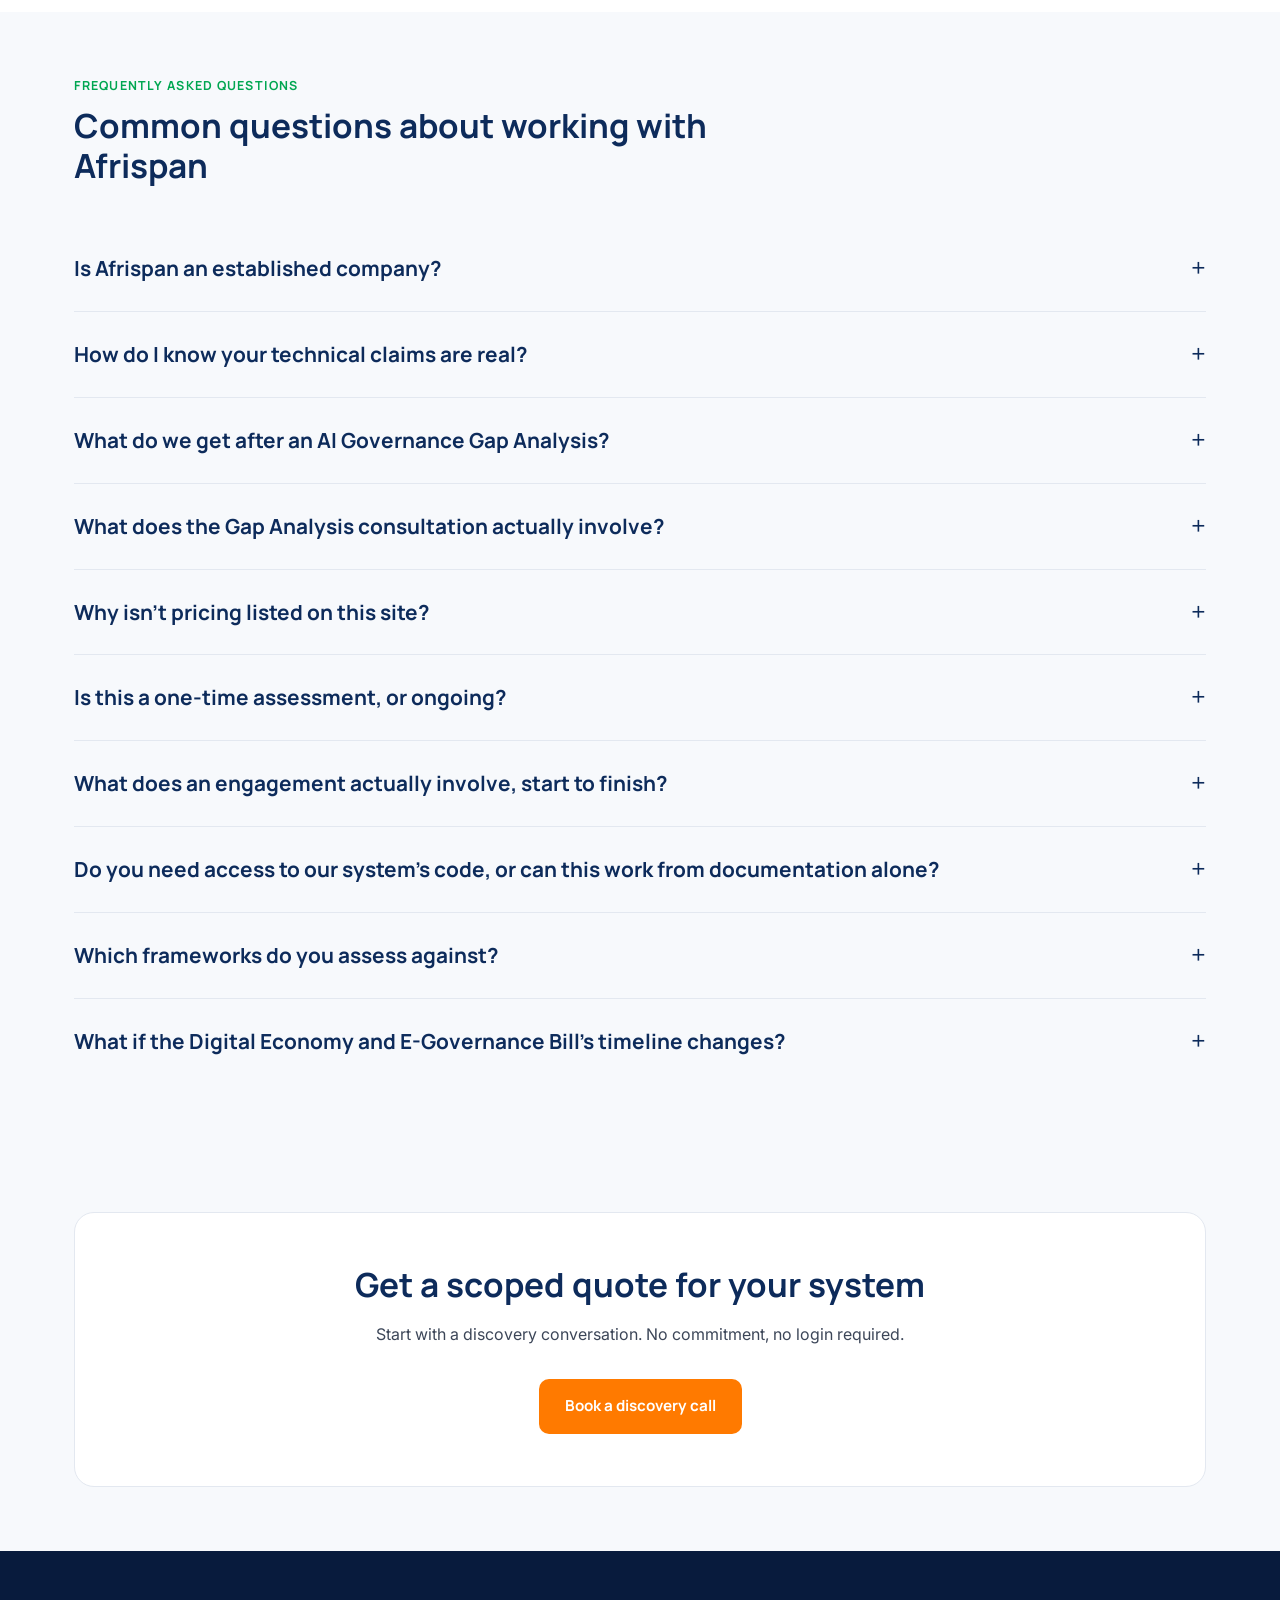
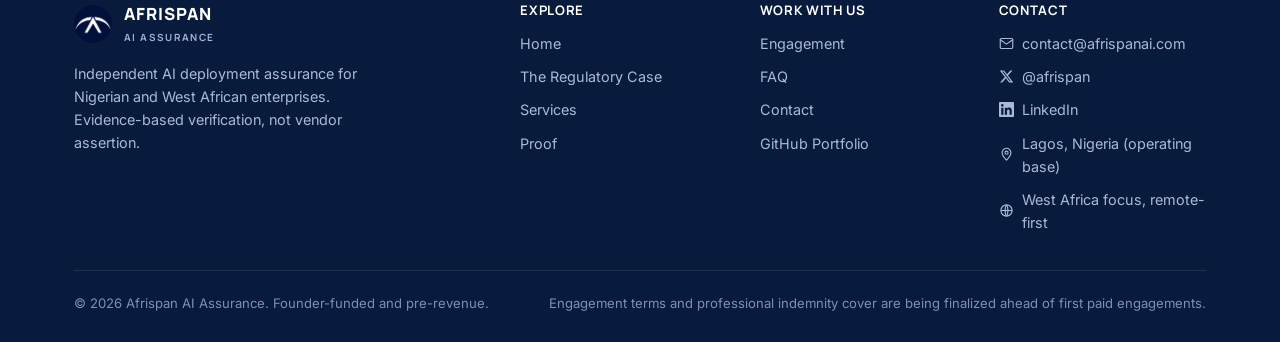
<file: engagement.html>
<!doctype html>
<html lang="en">
<head>
<meta charset="utf-8">
<meta name="viewport" content="width=device-width, initial-scale=1">
<title>Engagement | Afrispan AI Assurance</title>
<meta name="description" content="How Afrispan engagements are structured: fixed-scope assessments, implementation and orchestration projects, ongoing monitoring, and workflow automation. Scoped and quoted directly, no published rate card yet.">
<link rel="icon" type="image/png" sizes="32x32" href="assets/images/favicon-32.png">
<link rel="icon" type="image/png" sizes="16x16" href="assets/images/favicon-16.png">
<link rel="apple-touch-icon" sizes="180x180" href="assets/images/favicon-180.png">
<meta property="og:title" content="Engagement | Afrispan AI Assurance">
<meta property="og:description" content="How Afrispan engagements are structured: fixed-scope assessments, implementation and orchestration projects, ongoing monitoring, and workflow automation. Scoped and quoted directly, no published rate card yet.">
<meta property="og:type" content="website">
<meta property="og:image" content="assets/images/favicon-512.png">
<link rel="preconnect" href="https://fonts.googleapis.com">
<link rel="preconnect" href="https://fonts.gstatic.com" crossorigin>
<link href="https://fonts.googleapis.com/css2?family=Manrope:wght@500;600;700;800&family=Inter:wght@400;500;600;700&family=Source+Serif+4:opsz,wght@8..60,400;8..60,600&display=swap" rel="stylesheet">
<link rel="stylesheet" href="css/style.css">
</head>
<body>
<a class="skip-link" href="#main">Skip to content</a>
<div class="status-banner">
  <span><strong>Nigeria's AI Digital Economy and E-Governance Bill</strong> is expected to pass in 2026. The independent oversight body it creates has not yet been constituted. <a href="regulatory-case.html" style="color:#fff;text-decoration:underline;">See the regulatory case &rarr;</a></span>
</div>
<header class="site-header">
  <div class="nav-inner">
    <a class="brand" href="index.html" aria-label="Afrispan AI Assurance home">
      <img class="wordmark" src="assets/images/afrispan-wordmark-new-light-transparent.png" alt="Afrispan AI Assurance">
    </a>
    <button class="nav-toggle" aria-label="Toggle navigation" aria-expanded="false">
      <svg viewBox="0 0 24 24" fill="none" stroke="currentColor" stroke-width="2" stroke-linecap="round"><line x1="3" y1="6" x2="21" y2="6"/><line x1="3" y1="12" x2="21" y2="12"/><line x1="3" y1="18" x2="21" y2="18"/></svg>
    </button>
    <nav class="primary-nav" aria-label="Primary">
      <a href="index.html">Home</a>
      <a href="regulatory-case.html">The Regulatory Case</a>
      <a href="services.html">Services</a>
      <a href="proof.html">Proof</a>
      <a href="engagement.html" class="active">Engagement</a>
      <a class="nav-cta" href="contact.html">Book a discovery call</a>
    </nav>
  </div>
</header>
<main id="main">

<section class="hero-page section-navy">
  <div class="container">
    <span class="eyebrow">Engagement</span>
    <h1>How engagements are structured</h1>
    <p class="lede">Afrispan is currently founder-funded and pre-revenue, and has not yet validated pricing against a real client engagement. Rather than publish a rate card ahead of that validation, here is the shape of how each engagement type works. Every engagement is scoped and quoted directly, after a discovery conversation about your specific system.</p>
  </div>
</section>

<section>
  <div class="container">
    <div class="grid grid-2">
      <div class="tier-card">
        <span class="tier-name">Fixed-Scope Assessment Engagement</span>
        <span class="tier-for">Best for: a first, defined-scope engagement to establish your baseline</span>
        <div class="tier-price">Scoped and quoted per engagement</div>
        <ul class="tier-list">
          <li>A defined Conformity Report, FRIA, or Cross-Border Framework deliverable</li>
          <li>Scored against relevant frameworks simultaneously</li>
          <li>Untested obligations marked explicitly, never silently omitted</li>
          <li>A concrete, reviewable deliverable, not an open-ended retainer</li>
        </ul>
      </div>
      <div class="tier-card">
        <span class="tier-name">Implementation and Orchestration Project</span>
        <span class="tier-for">Best for: building live governance infrastructure, Service Line 6</span>
        <div class="tier-price">Priced per project, reflecting integration scope</div>
        <ul class="tier-list">
          <li>Automated decision routing to pass, fail, or human-review queues</li>
          <li>An independent kill-switch and named-person resume mechanism</li>
          <li>Built on real, demonstrated orchestration infrastructure</li>
          <li>A defined verification step before the engagement is considered complete</li>
        </ul>
      </div>
      <div class="tier-card">
        <span class="tier-name">Ongoing Monitoring Subscription</span>
        <span class="tier-for">Best for: continued assurance once initial governance infrastructure is in place</span>
        <div class="tier-price">Recurring, scoped after an initial engagement</div>
        <ul class="tier-list">
          <li>Continued drift monitoring and regression alerting</li>
          <li>Periodic re-assessment as your AI system evolves</li>
          <li>The natural next step after an initial engagement, not a required starting point</li>
        </ul>
      </div>
      <div class="tier-card">
        <span class="tier-name">Workflow Automation Project</span>
        <span class="tier-for">Best for: clients whose primary need is automation, with governance built in</span>
        <div class="tier-price">Priced per project</div>
        <ul class="tier-list">
          <li>AI-powered automation for sales, support, lead management, or internal operations</li>
          <li>The same assurance discipline built in from day one</li>
          <li>Often the entry point for a client, with governance capability introduced in the same engagement</li>
        </ul>
      </div>
    </div>

    <div class="callout" style="margin-top:8px;">
      <span class="callout-label">How pricing is being approached</span>
      <p>Afrispan's pricing is being developed to be genuinely accessible to Nigerian SMEs, not a scaled-down version of global consultancy rates, anchored against real Nigerian professional-services benchmarks and international SME compliance-audit reference points, not invented figures. A published rate card will follow once pricing has been validated against real client engagements. Until then, every quote reflects your specific system, scope, and evidence needs, discussed directly.</p>
    </div>
  </div>
</section>

<section id="faq" class="section-alt">
  <div class="container">
    <div class="section-head">
      <span class="kicker">Frequently Asked Questions</span>
      <h2>Common questions about working with Afrispan</h2>
    </div>

    <details class="faq-item">
      <summary><h3>Is Afrispan an established company?</h3></summary>
      <div class="faq-answer">
        <p>Afrispan is a newly founded practice, built on its founder's decade of enterprise technology risk and delivery governance experience, not a venture without a track record.</p>
      </div>
    </details>

    <details class="faq-item">
      <summary><h3>How do I know your technical claims are real?</h3></summary>
      <div class="faq-answer">
        <p>Every methodology described on this site is published, open-source, and independently checkable, not asserted in a proposal. Full technical portfolio: <a href="https://github.com/Afrispan-AI/ai-governance-suite" target="_blank" rel="noopener">github.com/Afrispan-AI/ai-governance-suite</a>.</p>
      </div>
    </details>

    <details class="faq-item">
      <summary><h3>What do we get after an AI Governance Gap Analysis?</h3></summary>
      <div class="faq-answer">
        <p>A clear, honest picture of where things actually stand, not a generic template report:</p>
        <ul class="tier-list">
          <li><strong>Full AI systems inventory:</strong> every system currently operating across the business, including the ones that crept in without anyone formally deciding to adopt them.</li>
          <li><strong>Use-case risk assessment:</strong> each system assessed for its actual risk, not a blanket rating applied across the board.</li>
          <li><strong>Accountability findings:</strong> where ownership is genuinely unclear, who owns a decision and who'd answer for it if something went wrong, named directly, not glossed over.</li>
          <li><strong>ISO/IEC 42001 alignment check:</strong> showing exactly where a future certification effort would need to focus.</li>
          <li><strong>Prioritised remediation roadmap:</strong> ordered by actual risk, not by what's easiest to fix first.</li>
          <li><strong>Board-level executive summary:</strong> distilled for board reporting, not a document only a technical team could use.</li>
        </ul>
      </div>
    </details>

    <details class="faq-item">
      <summary><h3>What does the Gap Analysis consultation actually involve?</h3></summary>
      <div class="faq-answer">
        <p>A direct working session, not a form to fill in:</p>
        <div class="timeline">
          <div class="timeline-item">
            <span class="timeline-date">01</span>
            <h4>What's actually in use</h4>
            <p>Where AI is genuinely operating across the business right now.</p>
          </div>
          <div class="timeline-item">
            <span class="timeline-date">02</span>
            <h4>Who's accountable</h4>
            <p>Who answers for it if one of those systems gets something wrong.</p>
          </div>
          <div class="timeline-item">
            <span class="timeline-date">03</span>
            <h4>What data is involved</h4>
            <p>What company and client data is really flowing through it.</p>
          </div>
          <div class="timeline-item">
            <span class="timeline-date">04</span>
            <h4>Supplier exposure</h4>
            <p>Whether a vendor has quietly introduced AI into a process without anyone signing off on it.</p>
          </div>
          <div class="timeline-item">
            <span class="timeline-date">05</span>
            <h4>Where the exposure sits</h4>
            <p>The real operational or commercial risk, named specifically.</p>
          </div>
          <div class="timeline-item">
            <span class="timeline-date">06</span>
            <h4>What to fix first</h4>
            <p>What needs addressing immediately versus what can reasonably wait.</p>
          </div>
        </div>
      </div>
    </details>

    <details class="faq-item">
      <summary><h3>Why isn't pricing listed on this site?</h3></summary>
      <div class="faq-answer">
        <p>Contact us directly for scope and cost specific to your situation.</p>
      </div>
    </details>

    <details class="faq-item">
      <summary><h3>Is this a one-time assessment, or ongoing?</h3></summary>
      <div class="faq-answer">
        <p>Both, depending on your need. A Conformity Report or FRIA is a fixed-scope engagement. Once that foundation exists, ongoing monitoring for drift and regression is available as a recurring service.</p>
      </div>
    </details>

    <details class="faq-item">
      <summary><h3>What does an engagement actually involve, start to finish?</h3></summary>
      <div class="faq-answer">
        <p>Initial scoping and system inventory, assessment against the relevant frameworks, documented findings with evidence tagged honestly by strength, and, where the engagement includes implementation work, building the actual governance infrastructure, followed by a defined verification step.</p>
      </div>
    </details>

    <details class="faq-item">
      <summary><h3>Do you need access to our system's code, or can this work from documentation alone?</h3></summary>
      <div class="faq-answer">
        <p>It depends on the assessment's depth. A Conformity Report can often proceed from documentation and stakeholder interviews. Technical evaluation, red-teaming, drift monitoring, requires real access to the system itself, since these findings can't be produced from paperwork.</p>
      </div>
    </details>

    <details class="faq-item">
      <summary><h3>Which frameworks do you assess against?</h3></summary>
      <div class="faq-answer">
        <p>The EU AI Act, NIST AI RMF and its Generative AI Profile, and ISO/IEC 42001, mapped simultaneously in a single Conformity Report rather than assessed one at a time.</p>
      </div>
    </details>

    <details class="faq-item">
      <summary><h3>What if the Digital Economy and E-Governance Bill's timeline changes?</h3></summary>
      <div class="faq-answer">
        <p>The underlying discipline holds value regardless of one bill's exact passage date. Independent verification that an AI system is safe and well-governed is worth having whether mandatory enforcement lands this year or later.</p>
      </div>
    </details>
  </div>
</section>

<section class="section-alt">
  <div class="container">
    <div class="cta-band" style="background:var(--white); border:1px solid var(--line);">
      <h2 style="color:var(--navy);">Get a scoped quote for your system</h2>
      <p style="color:var(--ink-soft);">Start with a discovery conversation. No commitment, no login required.</p>
      <div class="hero-ctas">
        <a class="btn btn-primary" href="contact.html">Book a discovery call</a>
      </div>
    </div>
  </div>
</section>
</main>
<footer class="site-footer">
  <div class="container">
    <div class="footer-grid">
      <div>
        <div class="footer-brand">
          <img src="assets/images/afrispan-badge-circle.png" alt="" style="width:38px;height:38px;border-radius:50%;">
          <span>AFRISPAN<br><small>AI ASSURANCE</small></span>
        </div>
        <p style="color:#AAB9D6; max-width: 320px;">Independent AI deployment assurance for Nigerian and West African enterprises. Evidence-based verification, not vendor assertion.</p>
      </div>
      <div>
        <h4>Explore</h4>
        <ul>
          <li><a href="index.html">Home</a></li>
          <li><a href="regulatory-case.html">The Regulatory Case</a></li>
          <li><a href="services.html">Services</a></li>
          <li><a href="proof.html">Proof</a></li>
        </ul>
      </div>
      <div>
        <h4>Work With Us</h4>
        <ul>
          <li><a href="engagement.html">Engagement</a></li>
          <li><a href="engagement.html#faq">FAQ</a></li>
          <li><a href="contact.html">Contact</a></li>
          <li><a href="https://github.com/Afrispan-AI/ai-governance-suite" target="_blank" rel="noopener">GitHub Portfolio</a></li>
        </ul>
      </div>
      <div>
        <h4>Contact</h4>
        <ul>
          <li><a href="mailto:contact@afrispanai.com"><svg class="footer-icon" viewBox="0 0 24 24" fill="none" stroke="currentColor" stroke-width="1.8" stroke-linecap="round" stroke-linejoin="round"><rect x="2" y="4" width="20" height="16" rx="2"/><path d="m22 6-10 7L2 6"/></svg>contact@afrispanai.com</a></li>
          <li><a href="https://x.com/afrispan" target="_blank" rel="noopener"><svg class="footer-icon" viewBox="0 0 24 24" fill="currentColor"><path d="M18.244 2.25h3.308l-7.227 8.26 8.502 11.24H16.17l-5.214-6.817L4.99 21.75H1.68l7.73-8.835L1.254 2.25H8.08l4.713 6.231zm-1.161 17.52h1.833L7.084 4.126H5.117z"/></svg>@afrispan</a></li>
          <li><a href="https://linkedin.com/company/afrispan-ai" target="_blank" rel="noopener"><svg class="footer-icon" viewBox="0 0 24 24" fill="currentColor"><path d="M20.447 20.452h-3.554v-5.569c0-1.328-.027-3.037-1.852-3.037-1.853 0-2.136 1.445-2.136 2.939v5.667H9.351V9h3.414v1.561h.046c.477-.9 1.637-1.85 3.37-1.85 3.601 0 4.267 2.37 4.267 5.455v6.286zM5.337 7.433c-1.144 0-2.063-.926-2.063-2.065 0-1.138.92-2.063 2.063-2.063 1.14 0 2.064.925 2.064 2.063 0 1.139-.925 2.065-2.064 2.065zm1.782 13.019H3.555V9h3.564v11.452zM22.225 0H1.771C.792 0 0 .774 0 1.729v20.542C0 23.227.792 24 1.771 24h20.451C23.2 24 24 23.227 24 22.271V1.729C24 .774 23.2 0 22.222 0h.003z"/></svg>LinkedIn</a></li>
          <li><svg class="footer-icon" viewBox="0 0 24 24" fill="none" stroke="currentColor" stroke-width="1.8" stroke-linecap="round" stroke-linejoin="round"><path d="M12 21s7-7.5 7-12a7 7 0 1 0-14 0c0 4.5 7 12 7 12z"/><circle cx="12" cy="9" r="2.5"/></svg>Lagos, Nigeria (operating base)</li>
          <li><svg class="footer-icon" viewBox="0 0 24 24" fill="none" stroke="currentColor" stroke-width="1.8"><circle cx="12" cy="12" r="9"/><path d="M3 12h18"/><path d="M12 3c3 3.2 3 14.8 0 18"/><path d="M12 3c-3 3.2-3 14.8 0 18"/></svg>West Africa focus, remote-first</li>
        </ul>
      </div>
    </div>
    <div class="footer-bottom">
      <span>&copy; 2026 Afrispan AI Assurance. Founder-funded and pre-revenue.</span>
      <span>Engagement terms and professional indemnity cover are being finalized ahead of first paid engagements.</span>
    </div>
  </div>
</footer>
<script src="js/main.js"></script>
</body>
</html>
</file>
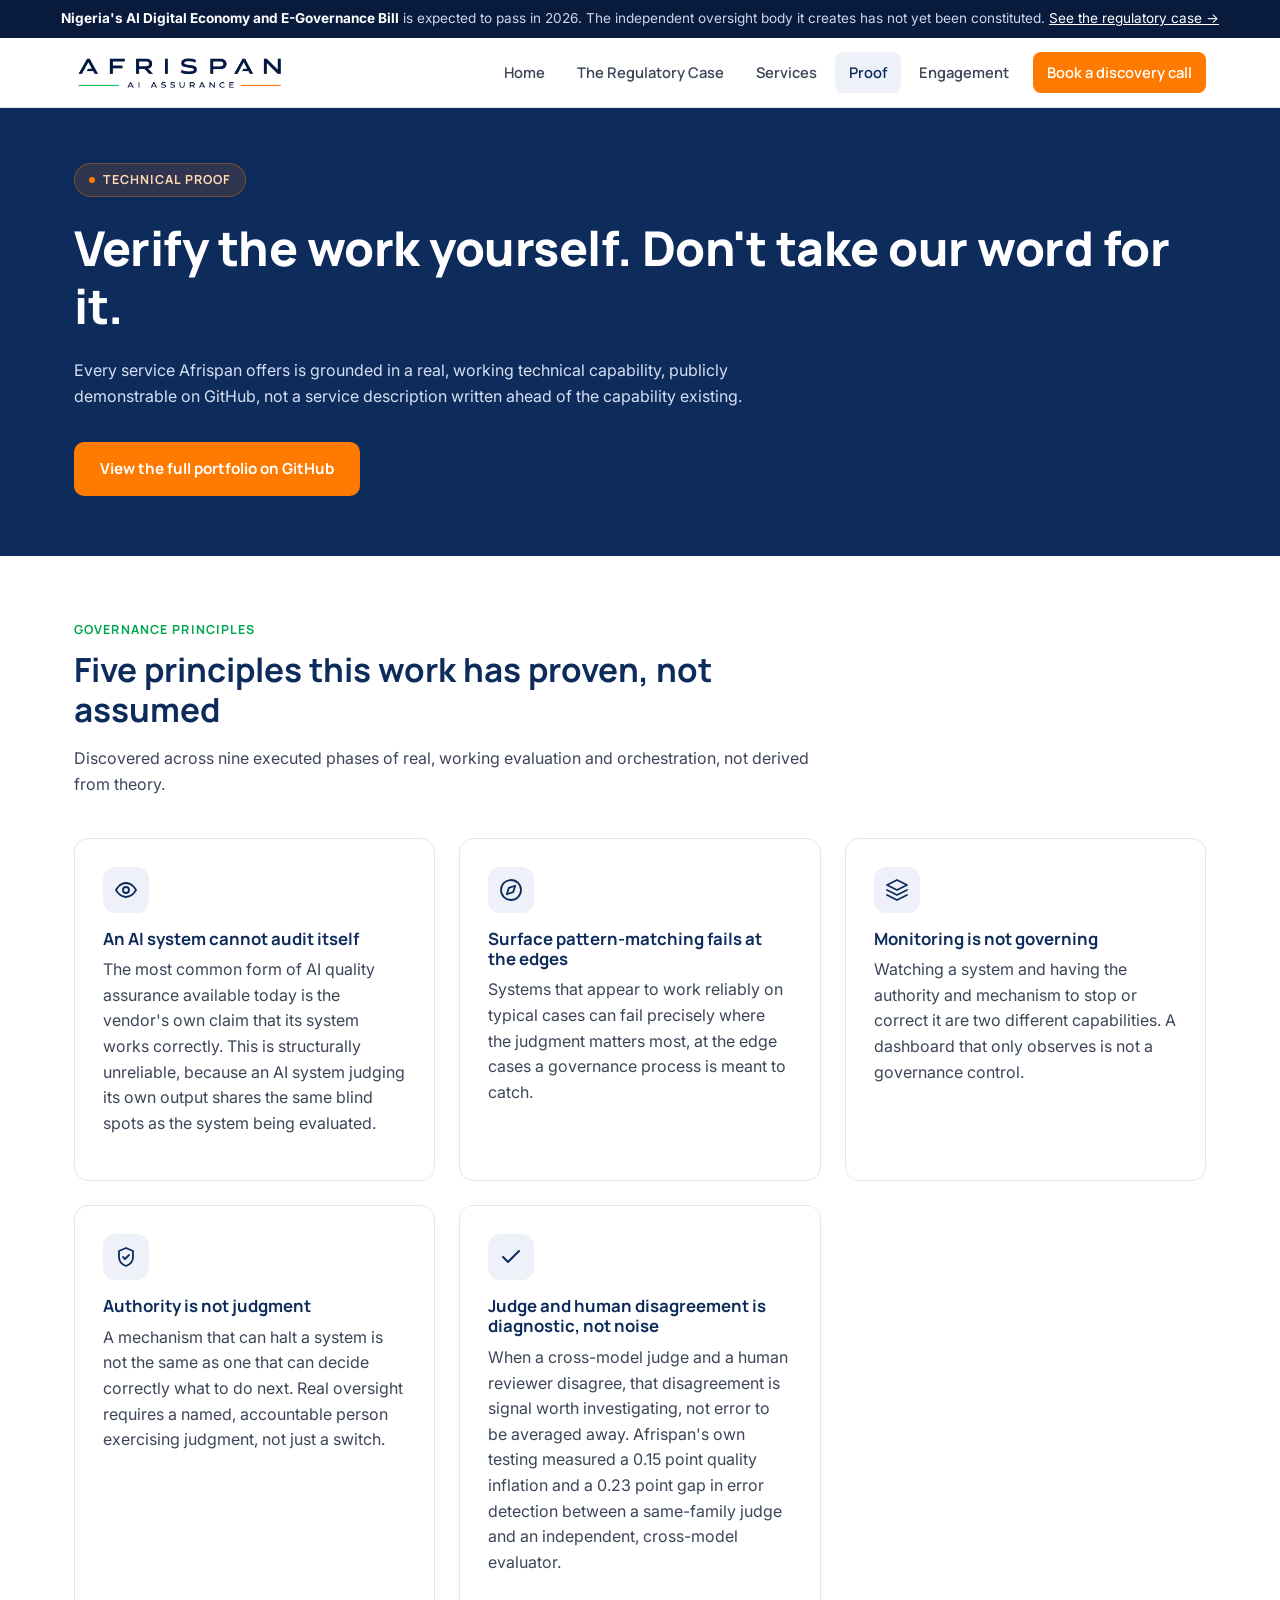
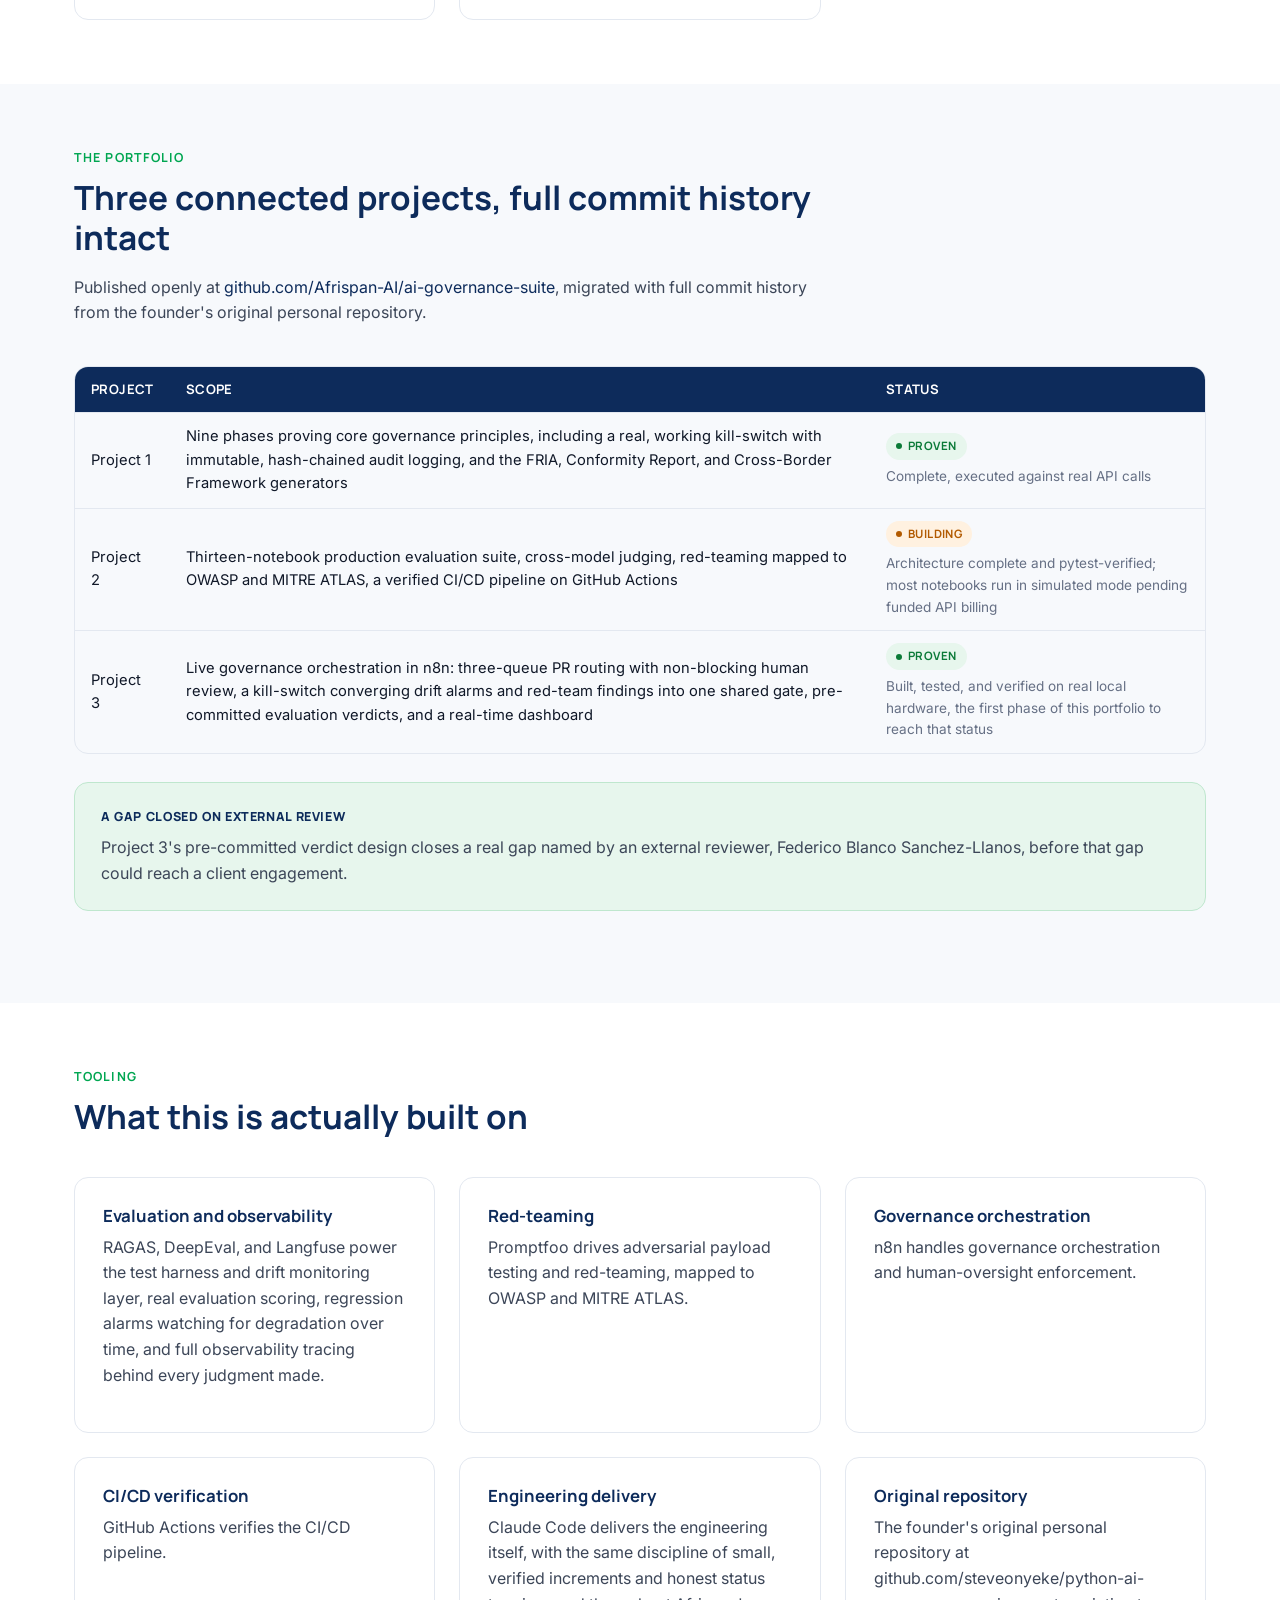
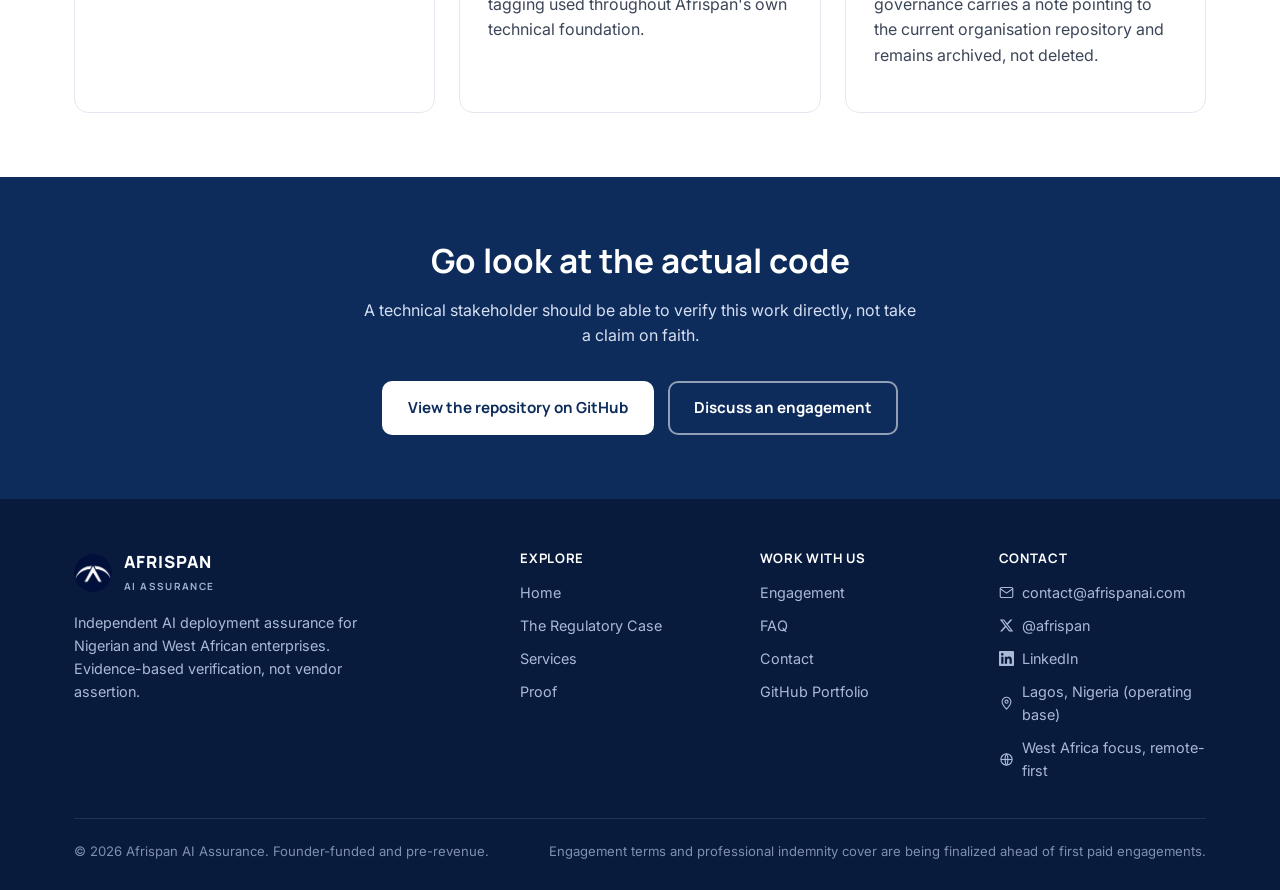
<file: proof.html>
<!doctype html>
<html lang="en">
<head>
<meta charset="utf-8">
<meta name="viewport" content="width=device-width, initial-scale=1">
<title>Technical Proof | Afrispan AI Assurance</title>
<meta name="description" content="The full, verifiable technical portfolio behind Afrispan's service lines: three GitHub projects, nine governance phases, a production evaluation architecture, and live governance orchestration.">
<link rel="icon" type="image/png" sizes="32x32" href="assets/images/favicon-32.png">
<link rel="icon" type="image/png" sizes="16x16" href="assets/images/favicon-16.png">
<link rel="apple-touch-icon" sizes="180x180" href="assets/images/favicon-180.png">
<meta property="og:title" content="Technical Proof | Afrispan AI Assurance">
<meta property="og:description" content="The full, verifiable technical portfolio behind Afrispan's service lines: three GitHub projects, nine governance phases, a production evaluation architecture, and live governance orchestration.">
<meta property="og:type" content="website">
<meta property="og:image" content="assets/images/favicon-512.png">
<link rel="preconnect" href="https://fonts.googleapis.com">
<link rel="preconnect" href="https://fonts.gstatic.com" crossorigin>
<link href="https://fonts.googleapis.com/css2?family=Manrope:wght@500;600;700;800&family=Inter:wght@400;500;600;700&family=Source+Serif+4:opsz,wght@8..60,400;8..60,600&display=swap" rel="stylesheet">
<link rel="stylesheet" href="css/style.css">
</head>
<body>
<a class="skip-link" href="#main">Skip to content</a>
<div class="status-banner">
  <span><strong>Nigeria's AI Digital Economy and E-Governance Bill</strong> is expected to pass in 2026. The independent oversight body it creates has not yet been constituted. <a href="regulatory-case.html" style="color:#fff;text-decoration:underline;">See the regulatory case &rarr;</a></span>
</div>
<header class="site-header">
  <div class="nav-inner">
    <a class="brand" href="index.html" aria-label="Afrispan AI Assurance home">
      <img class="wordmark" src="assets/images/afrispan-wordmark-new-light-transparent.png" alt="Afrispan AI Assurance">
    </a>
    <button class="nav-toggle" aria-label="Toggle navigation" aria-expanded="false">
      <svg viewBox="0 0 24 24" fill="none" stroke="currentColor" stroke-width="2" stroke-linecap="round"><line x1="3" y1="6" x2="21" y2="6"/><line x1="3" y1="12" x2="21" y2="12"/><line x1="3" y1="18" x2="21" y2="18"/></svg>
    </button>
    <nav class="primary-nav" aria-label="Primary">
      <a href="index.html">Home</a>
      <a href="regulatory-case.html">The Regulatory Case</a>
      <a href="services.html">Services</a>
      <a href="proof.html" class="active">Proof</a>
      <a href="engagement.html">Engagement</a>
      <a class="nav-cta" href="contact.html">Book a discovery call</a>
    </nav>
  </div>
</header>
<main id="main">

<section class="hero-page section-navy">
  <div class="container">
    <span class="eyebrow">Technical Proof</span>
    <h1>Verify the work yourself. Don't take our word for it.</h1>
    <p class="lede">Every service Afrispan offers is grounded in a real, working technical capability, publicly demonstrable on GitHub, not a service description written ahead of the capability existing.</p>
    <div class="hero-ctas">
      <a class="btn btn-primary" href="https://github.com/Afrispan-AI/ai-governance-suite" target="_blank" rel="noopener">View the full portfolio on GitHub</a>
    </div>
  </div>
</section>

<section>
  <div class="container">
    <div class="section-head">
      <span class="kicker">Governance Principles</span>
      <h2>Five principles this work has proven, not assumed</h2>
      <p>Discovered across nine executed phases of real, working evaluation and orchestration, not derived from theory.</p>
    </div>
    <div class="grid grid-3">
      <div class="card-flat">
        <div class="icon-badge"><svg viewBox="0 0 24 24" fill="none" stroke="currentColor" stroke-width="1.8" stroke-linecap="round" stroke-linejoin="round"><path d="M2 12s3.5-7 10-7 10 7 10 7-3.5 7-10 7-10-7-10-7z"/><circle cx="12" cy="12" r="3"/></svg></div>
        <h4>An AI system cannot audit itself</h4>
        <p>The most common form of AI quality assurance available today is the vendor's own claim that its system works correctly. This is structurally unreliable, because an AI system judging its own output shares the same blind spots as the system being evaluated.</p>
      </div>
      <div class="card-flat">
        <div class="icon-badge"><svg viewBox="0 0 24 24" fill="none" stroke="currentColor" stroke-width="1.8" stroke-linecap="round" stroke-linejoin="round"><circle cx="12" cy="12" r="10"/><polygon points="16.24 7.76 14.12 14.12 7.76 16.24 9.88 9.88 16.24 7.76"/></svg></div>
        <h4>Surface pattern-matching fails at the edges</h4>
        <p>Systems that appear to work reliably on typical cases can fail precisely where the judgment matters most, at the edge cases a governance process is meant to catch.</p>
      </div>
      <div class="card-flat">
        <div class="icon-badge"><svg viewBox="0 0 24 24" fill="none" stroke="currentColor" stroke-width="1.8" stroke-linecap="round" stroke-linejoin="round"><polygon points="12 2 2 7 12 12 22 7 12 2"/><polyline points="2 17 12 22 22 17"/><polyline points="2 12 12 17 22 12"/></svg></div>
        <h4>Monitoring is not governing</h4>
        <p>Watching a system and having the authority and mechanism to stop or correct it are two different capabilities. A dashboard that only observes is not a governance control.</p>
      </div>
      <div class="card-flat">
        <div class="icon-badge"><svg viewBox="0 0 24 24" fill="none" stroke="currentColor" stroke-width="1.8" stroke-linecap="round" stroke-linejoin="round"><path d="M12 3l7 3v6c0 4.5-3 7.5-7 9-4-1.5-7-4.5-7-9V6l7-3z"/><path d="M9 12l2 2 4-4"/></svg></div>
        <h4>Authority is not judgment</h4>
        <p>A mechanism that can halt a system is not the same as one that can decide correctly what to do next. Real oversight requires a named, accountable person exercising judgment, not just a switch.</p>
      </div>
      <div class="card-flat">
        <div class="icon-badge"><svg viewBox="0 0 24 24" fill="none" stroke="currentColor" stroke-width="2" stroke-linecap="round" stroke-linejoin="round"><polyline points="20 6 9 17 4 12"/></svg></div>
        <h4>Judge and human disagreement is diagnostic, not noise</h4>
        <p>When a cross-model judge and a human reviewer disagree, that disagreement is signal worth investigating, not error to be averaged away. Afrispan's own testing measured a 0.15 point quality inflation and a 0.23 point gap in error detection between a same-family judge and an independent, cross-model evaluator.</p>
      </div>
    </div>
  </div>
</section>

<section class="section-alt">
  <div class="container">
    <div class="section-head">
      <span class="kicker">The Portfolio</span>
      <h2>Three connected projects, full commit history intact</h2>
      <p>Published openly at <a href="https://github.com/Afrispan-AI/ai-governance-suite" target="_blank" rel="noopener">github.com/Afrispan-AI/ai-governance-suite</a>, migrated with full commit history from the founder's original personal repository.</p>
    </div>
    <div class="table-wrap">
      <table class="data-table">
        <thead>
          <tr><th>Project</th><th>Scope</th><th>Status</th></tr>
        </thead>
        <tbody>
          <tr>
            <td>Project 1</td>
            <td>Nine phases proving core governance principles, including a real, working kill-switch with immutable, hash-chained audit logging, and the FRIA, Conformity Report, and Cross-Border Framework generators</td>
            <td><span class="status-tag status-proven">Proven</span><div class="small-note" style="margin-top:6px;">Complete, executed against real API calls</div></td>
          </tr>
          <tr>
            <td>Project 2</td>
            <td>Thirteen-notebook production evaluation suite, cross-model judging, red-teaming mapped to OWASP and MITRE ATLAS, a verified CI/CD pipeline on GitHub Actions</td>
            <td><span class="status-tag status-building">Building</span><div class="small-note" style="margin-top:6px;">Architecture complete and pytest-verified; most notebooks run in simulated mode pending funded API billing</div></td>
          </tr>
          <tr>
            <td>Project 3</td>
            <td>Live governance orchestration in n8n: three-queue PR routing with non-blocking human review, a kill-switch converging drift alarms and red-team findings into one shared gate, pre-committed evaluation verdicts, and a real-time dashboard</td>
            <td><span class="status-tag status-proven">Proven</span><div class="small-note" style="margin-top:6px;">Built, tested, and verified on real local hardware, the first phase of this portfolio to reach that status</div></td>
          </tr>
        </tbody>
      </table>
    </div>
    <div class="callout callout-green">
      <span class="callout-label">A gap closed on external review</span>
      <p>Project 3's pre-committed verdict design closes a real gap named by an external reviewer, Federico Blanco Sanchez-Llanos, before that gap could reach a client engagement.</p>
    </div>
  </div>
</section>

<section>
  <div class="container">
    <div class="section-head">
      <span class="kicker">Tooling</span>
      <h2>What this is actually built on</h2>
    </div>
    <div class="grid grid-3">
      <div class="card-flat"><h4>Evaluation and observability</h4><p>RAGAS, DeepEval, and Langfuse power the test harness and drift monitoring layer, real evaluation scoring, regression alarms watching for degradation over time, and full observability tracing behind every judgment made.</p></div>
      <div class="card-flat"><h4>Red-teaming</h4><p>Promptfoo drives adversarial payload testing and red-teaming, mapped to OWASP and MITRE ATLAS.</p></div>
      <div class="card-flat"><h4>Governance orchestration</h4><p>n8n handles governance orchestration and human-oversight enforcement.</p></div>
      <div class="card-flat"><h4>CI/CD verification</h4><p>GitHub Actions verifies the CI/CD pipeline.</p></div>
      <div class="card-flat"><h4>Engineering delivery</h4><p>Claude Code delivers the engineering itself, with the same discipline of small, verified increments and honest status tagging used throughout Afrispan's own technical foundation.</p></div>
      <div class="card-flat"><h4>Original repository</h4><p>The founder's original personal repository at github.com/steveonyeke/python-ai-governance carries a note pointing to the current organisation repository and remains archived, not deleted.</p></div>
    </div>
  </div>
</section>

<section class="section-navy">
  <div class="container">
    <div class="cta-band" style="background:transparent; padding:0;">
      <h2>Go look at the actual code</h2>
      <p>A technical stakeholder should be able to verify this work directly, not take a claim on faith.</p>
      <div class="hero-ctas">
        <a class="btn btn-light" href="https://github.com/Afrispan-AI/ai-governance-suite" target="_blank" rel="noopener">View the repository on GitHub</a>
        <a class="btn btn-secondary" href="contact.html">Discuss an engagement</a>
      </div>
    </div>
  </div>
</section>
</main>
<footer class="site-footer">
  <div class="container">
    <div class="footer-grid">
      <div>
        <div class="footer-brand">
          <img src="assets/images/afrispan-badge-circle.png" alt="" style="width:38px;height:38px;border-radius:50%;">
          <span>AFRISPAN<br><small>AI ASSURANCE</small></span>
        </div>
        <p style="color:#AAB9D6; max-width: 320px;">Independent AI deployment assurance for Nigerian and West African enterprises. Evidence-based verification, not vendor assertion.</p>
      </div>
      <div>
        <h4>Explore</h4>
        <ul>
          <li><a href="index.html">Home</a></li>
          <li><a href="regulatory-case.html">The Regulatory Case</a></li>
          <li><a href="services.html">Services</a></li>
          <li><a href="proof.html">Proof</a></li>
        </ul>
      </div>
      <div>
        <h4>Work With Us</h4>
        <ul>
          <li><a href="engagement.html">Engagement</a></li>
          <li><a href="engagement.html#faq">FAQ</a></li>
          <li><a href="contact.html">Contact</a></li>
          <li><a href="https://github.com/Afrispan-AI/ai-governance-suite" target="_blank" rel="noopener">GitHub Portfolio</a></li>
        </ul>
      </div>
      <div>
        <h4>Contact</h4>
        <ul>
          <li><a href="mailto:contact@afrispanai.com"><svg class="footer-icon" viewBox="0 0 24 24" fill="none" stroke="currentColor" stroke-width="1.8" stroke-linecap="round" stroke-linejoin="round"><rect x="2" y="4" width="20" height="16" rx="2"/><path d="m22 6-10 7L2 6"/></svg>contact@afrispanai.com</a></li>
          <li><a href="https://x.com/afrispan" target="_blank" rel="noopener"><svg class="footer-icon" viewBox="0 0 24 24" fill="currentColor"><path d="M18.244 2.25h3.308l-7.227 8.26 8.502 11.24H16.17l-5.214-6.817L4.99 21.75H1.68l7.73-8.835L1.254 2.25H8.08l4.713 6.231zm-1.161 17.52h1.833L7.084 4.126H5.117z"/></svg>@afrispan</a></li>
          <li><a href="https://linkedin.com/company/afrispan-ai" target="_blank" rel="noopener"><svg class="footer-icon" viewBox="0 0 24 24" fill="currentColor"><path d="M20.447 20.452h-3.554v-5.569c0-1.328-.027-3.037-1.852-3.037-1.853 0-2.136 1.445-2.136 2.939v5.667H9.351V9h3.414v1.561h.046c.477-.9 1.637-1.85 3.37-1.85 3.601 0 4.267 2.37 4.267 5.455v6.286zM5.337 7.433c-1.144 0-2.063-.926-2.063-2.065 0-1.138.92-2.063 2.063-2.063 1.14 0 2.064.925 2.064 2.063 0 1.139-.925 2.065-2.064 2.065zm1.782 13.019H3.555V9h3.564v11.452zM22.225 0H1.771C.792 0 0 .774 0 1.729v20.542C0 23.227.792 24 1.771 24h20.451C23.2 24 24 23.227 24 22.271V1.729C24 .774 23.2 0 22.222 0h.003z"/></svg>LinkedIn</a></li>
          <li><svg class="footer-icon" viewBox="0 0 24 24" fill="none" stroke="currentColor" stroke-width="1.8" stroke-linecap="round" stroke-linejoin="round"><path d="M12 21s7-7.5 7-12a7 7 0 1 0-14 0c0 4.5 7 12 7 12z"/><circle cx="12" cy="9" r="2.5"/></svg>Lagos, Nigeria (operating base)</li>
          <li><svg class="footer-icon" viewBox="0 0 24 24" fill="none" stroke="currentColor" stroke-width="1.8"><circle cx="12" cy="12" r="9"/><path d="M3 12h18"/><path d="M12 3c3 3.2 3 14.8 0 18"/><path d="M12 3c-3 3.2-3 14.8 0 18"/></svg>West Africa focus, remote-first</li>
        </ul>
      </div>
    </div>
    <div class="footer-bottom">
      <span>&copy; 2026 Afrispan AI Assurance. Founder-funded and pre-revenue.</span>
      <span>Engagement terms and professional indemnity cover are being finalized ahead of first paid engagements.</span>
    </div>
  </div>
</footer>
<script src="js/main.js"></script>
</body>
</html>
</file>
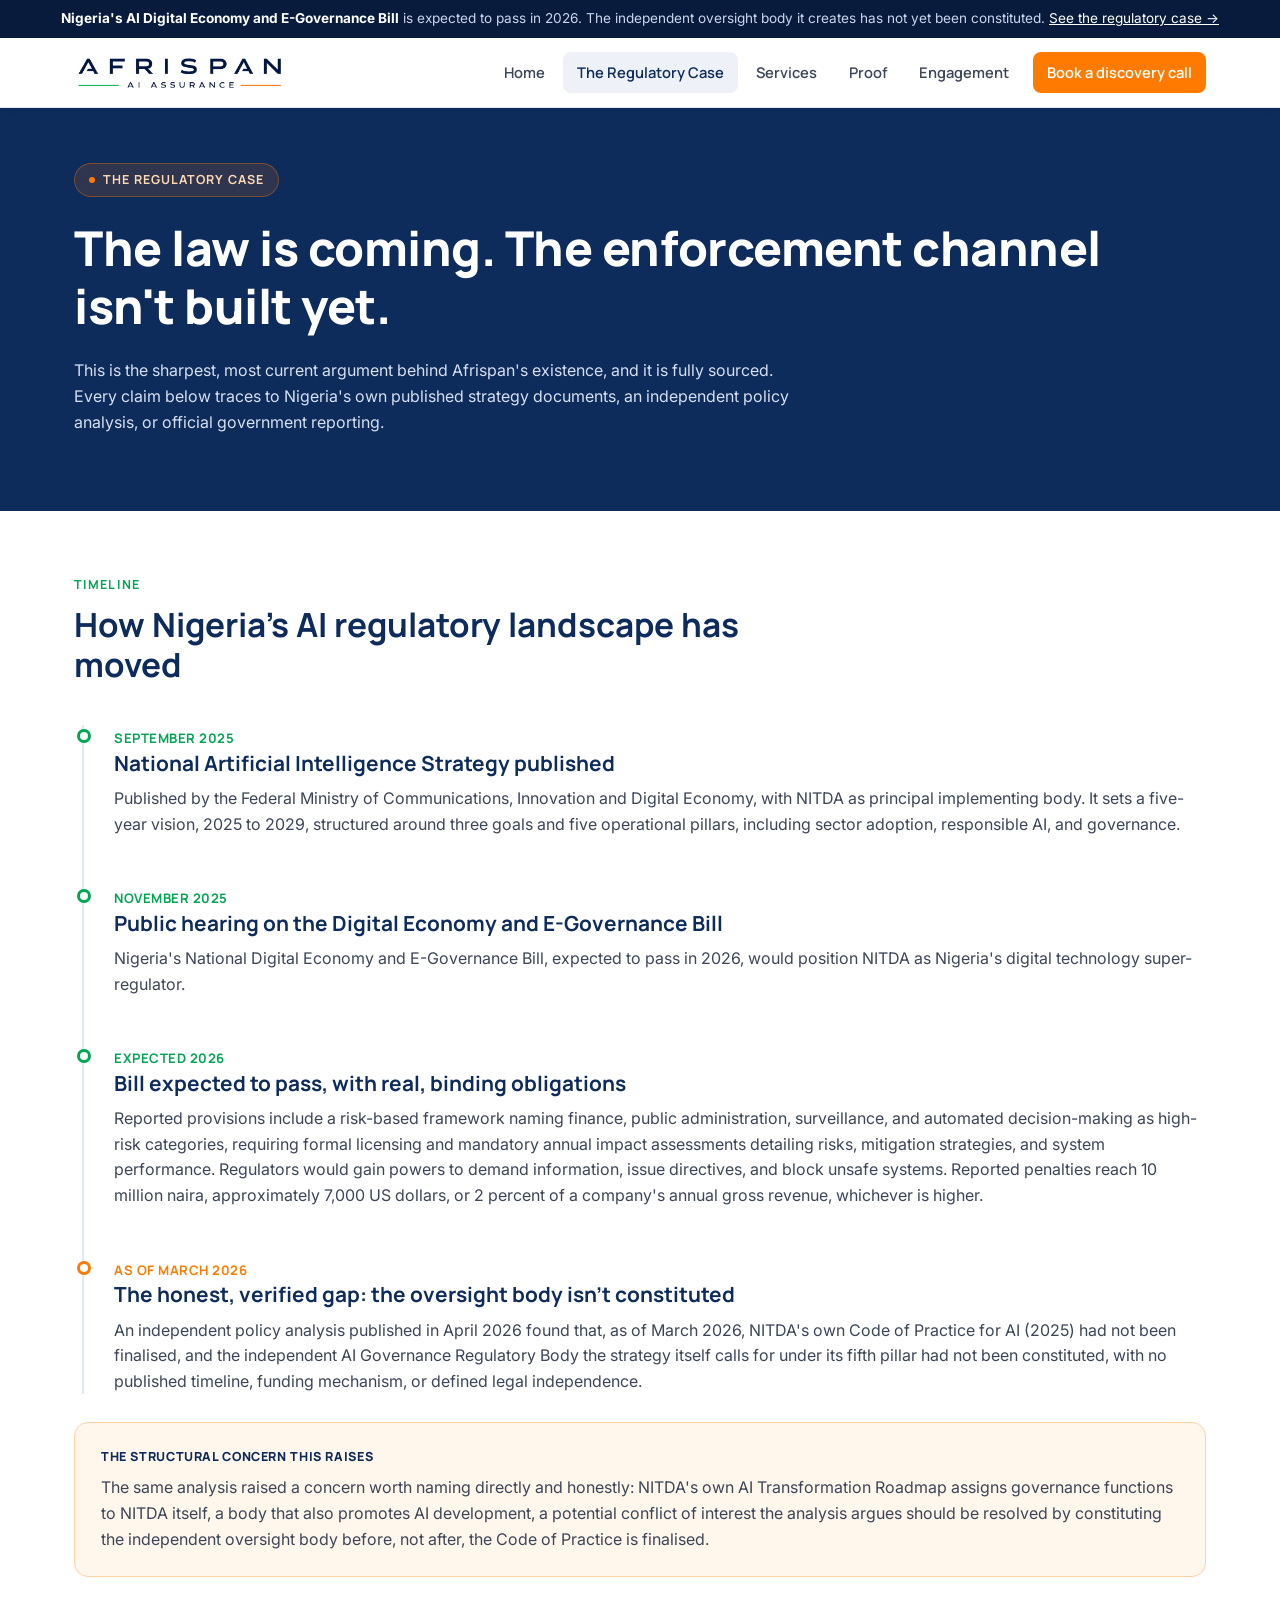
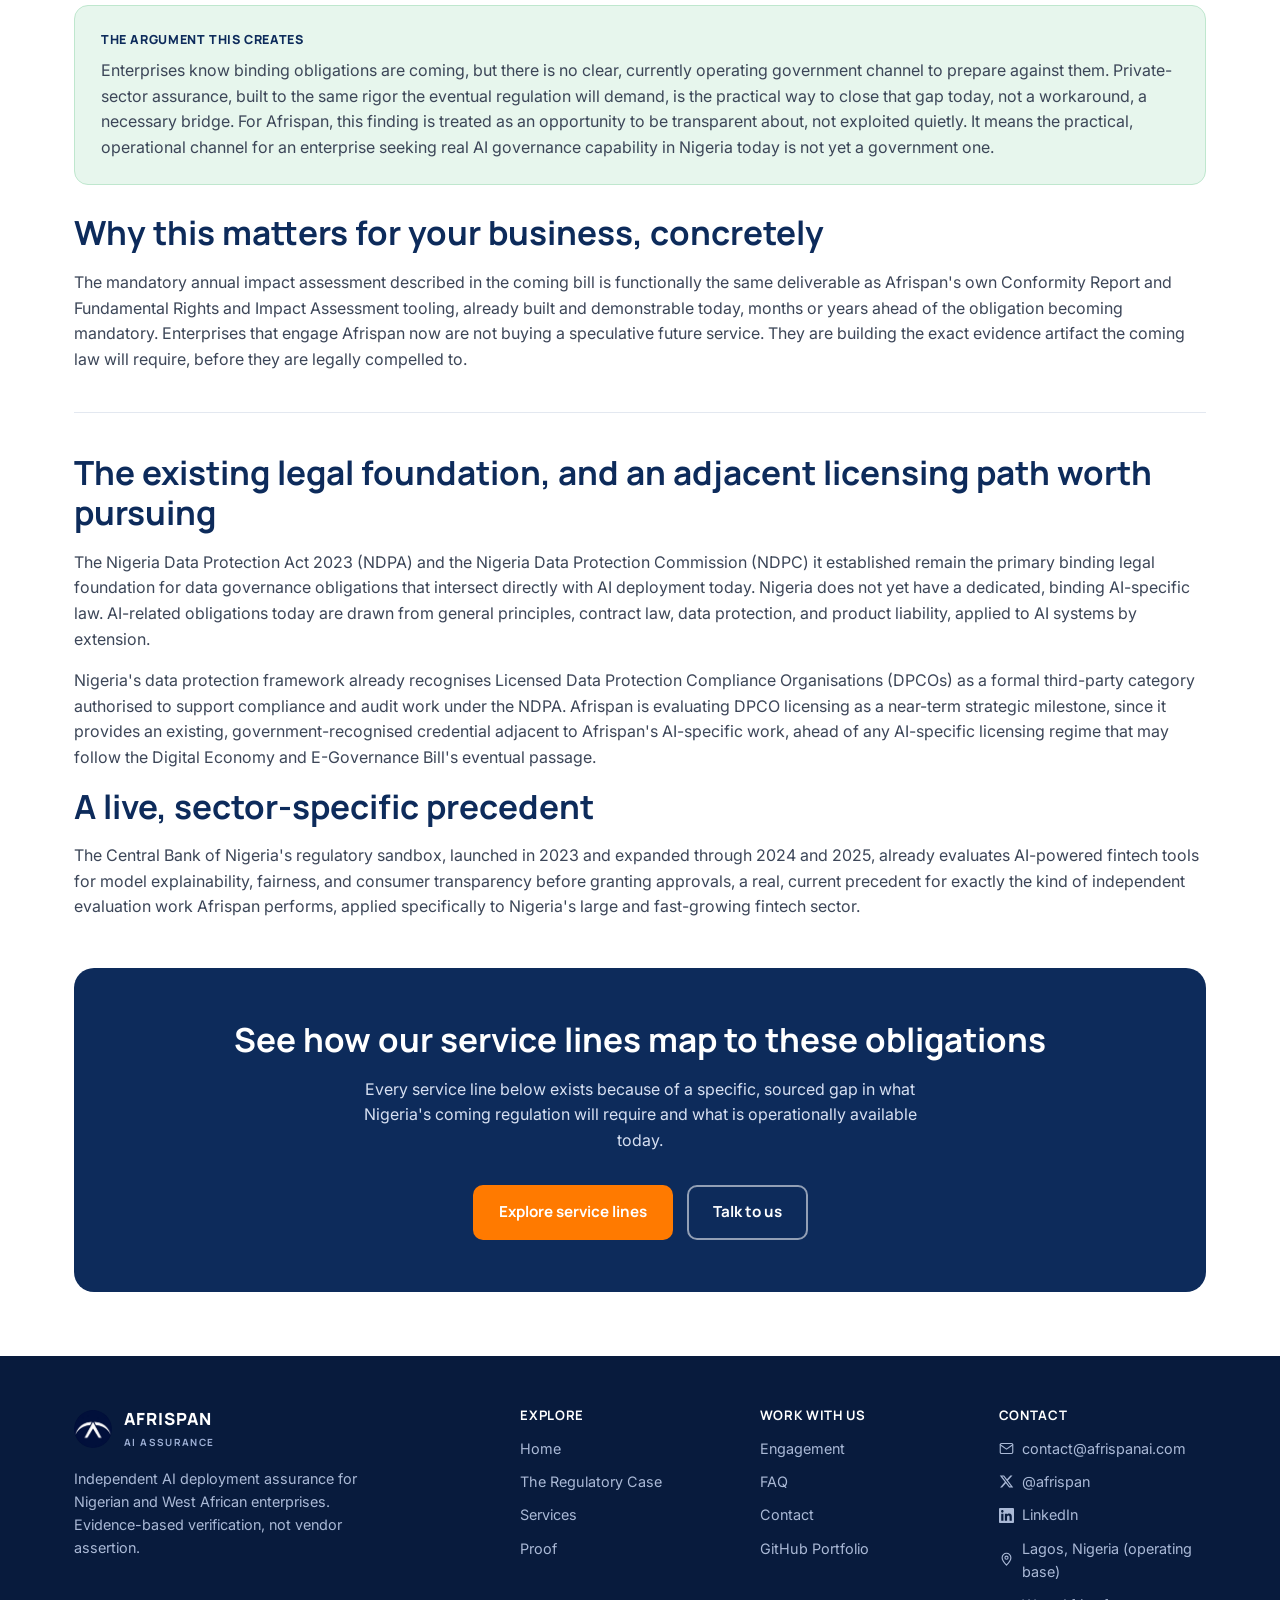
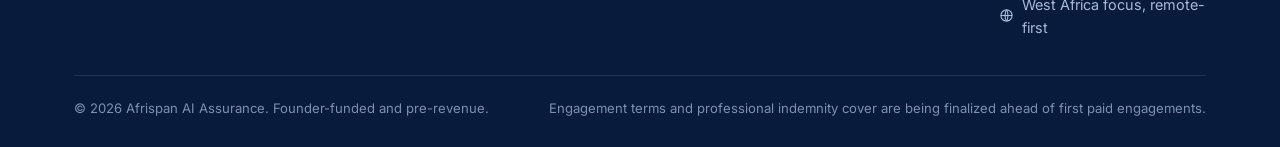
<file: regulatory-case.html>
<!doctype html>
<html lang="en">
<head>
<meta charset="utf-8">
<meta name="viewport" content="width=device-width, initial-scale=1">
<title>The Regulatory Case | Afrispan AI Assurance</title>
<meta name="description" content="Why Nigeria's coming AI regulation creates a real, time-bound window for private-sector assurance, sourced from Nigeria's National AI Strategy and the National Digital Economy and E-Governance Bill.">
<link rel="icon" type="image/png" sizes="32x32" href="assets/images/favicon-32.png">
<link rel="icon" type="image/png" sizes="16x16" href="assets/images/favicon-16.png">
<link rel="apple-touch-icon" sizes="180x180" href="assets/images/favicon-180.png">
<meta property="og:title" content="The Regulatory Case | Afrispan AI Assurance">
<meta property="og:description" content="Why Nigeria's coming AI regulation creates a real, time-bound window for private-sector assurance, sourced from Nigeria's National AI Strategy and the National Digital Economy and E-Governance Bill.">
<meta property="og:type" content="website">
<meta property="og:image" content="assets/images/favicon-512.png">
<link rel="preconnect" href="https://fonts.googleapis.com">
<link rel="preconnect" href="https://fonts.gstatic.com" crossorigin>
<link href="https://fonts.googleapis.com/css2?family=Manrope:wght@500;600;700;800&family=Inter:wght@400;500;600;700&family=Source+Serif+4:opsz,wght@8..60,400;8..60,600&display=swap" rel="stylesheet">
<link rel="stylesheet" href="css/style.css">
</head>
<body>
<a class="skip-link" href="#main">Skip to content</a>
<div class="status-banner">
  <span><strong>Nigeria's AI Digital Economy and E-Governance Bill</strong> is expected to pass in 2026. The independent oversight body it creates has not yet been constituted. <a href="regulatory-case.html" style="color:#fff;text-decoration:underline;">See the regulatory case &rarr;</a></span>
</div>
<header class="site-header">
  <div class="nav-inner">
    <a class="brand" href="index.html" aria-label="Afrispan AI Assurance home">
      <img class="wordmark" src="assets/images/afrispan-wordmark-new-light-transparent.png" alt="Afrispan AI Assurance">
    </a>
    <button class="nav-toggle" aria-label="Toggle navigation" aria-expanded="false">
      <svg viewBox="0 0 24 24" fill="none" stroke="currentColor" stroke-width="2" stroke-linecap="round"><line x1="3" y1="6" x2="21" y2="6"/><line x1="3" y1="12" x2="21" y2="12"/><line x1="3" y1="18" x2="21" y2="18"/></svg>
    </button>
    <nav class="primary-nav" aria-label="Primary">
      <a href="index.html">Home</a>
      <a href="regulatory-case.html" class="active">The Regulatory Case</a>
      <a href="services.html">Services</a>
      <a href="proof.html">Proof</a>
      <a href="engagement.html">Engagement</a>
      <a class="nav-cta" href="contact.html">Book a discovery call</a>
    </nav>
  </div>
</header>
<main id="main">

<section class="hero-page section-navy">
  <div class="container">
    <span class="eyebrow">The Regulatory Case</span>
    <h1>The law is coming. The enforcement channel isn't built yet.</h1>
    <p class="lede">This is the sharpest, most current argument behind Afrispan's existence, and it is fully sourced. Every claim below traces to Nigeria's own published strategy documents, an independent policy analysis, or official government reporting.</p>
  </div>
</section>

<section>
  <div class="container">
    <div class="section-head">
      <span class="kicker">Timeline</span>
      <h2>How Nigeria's AI regulatory landscape has moved</h2>
    </div>
    <div class="timeline">
      <div class="timeline-item">
        <span class="timeline-date">September 2025</span>
        <h3>National Artificial Intelligence Strategy published</h3>
        <p>Published by the Federal Ministry of Communications, Innovation and Digital Economy, with NITDA as principal implementing body. It sets a five-year vision, 2025 to 2029, structured around three goals and five operational pillars, including sector adoption, responsible AI, and governance.</p>
      </div>
      <div class="timeline-item">
        <span class="timeline-date">November 2025</span>
        <h3>Public hearing on the Digital Economy and E-Governance Bill</h3>
        <p>Nigeria's National Digital Economy and E-Governance Bill, expected to pass in 2026, would position NITDA as Nigeria's digital technology super-regulator.</p>
      </div>
      <div class="timeline-item">
        <span class="timeline-date">Expected 2026</span>
        <h3>Bill expected to pass, with real, binding obligations</h3>
        <p>Reported provisions include a risk-based framework naming finance, public administration, surveillance, and automated decision-making as high-risk categories, requiring formal licensing and mandatory annual impact assessments detailing risks, mitigation strategies, and system performance. Regulators would gain powers to demand information, issue directives, and block unsafe systems. Reported penalties reach 10 million naira, approximately 7,000 US dollars, or 2 percent of a company's annual gross revenue, whichever is higher.</p>
      </div>
      <div class="timeline-item is-gap">
        <span class="timeline-date">As of March 2026</span>
        <h3>The honest, verified gap: the oversight body isn't constituted</h3>
        <p>An independent policy analysis published in April 2026 found that, as of March 2026, NITDA's own Code of Practice for AI (2025) had not been finalised, and the independent AI Governance Regulatory Body the strategy itself calls for under its fifth pillar had not been constituted, with no published timeline, funding mechanism, or defined legal independence.</p>
      </div>
    </div>

    <div class="callout callout-orange">
      <span class="callout-label">The structural concern this raises</span>
      <p>The same analysis raised a concern worth naming directly and honestly: NITDA's own AI Transformation Roadmap assigns governance functions to NITDA itself, a body that also promotes AI development, a potential conflict of interest the analysis argues should be resolved by constituting the independent oversight body before, not after, the Code of Practice is finalised.</p>
    </div>

    <div class="callout callout-green">
      <span class="callout-label">The argument this creates</span>
      <p>Enterprises know binding obligations are coming, but there is no clear, currently operating government channel to prepare against them. Private-sector assurance, built to the same rigor the eventual regulation will demand, is the practical way to close that gap today, not a workaround, a necessary bridge. For Afrispan, this finding is treated as an opportunity to be transparent about, not exploited quietly. It means the practical, operational channel for an enterprise seeking real AI governance capability in Nigeria today is not yet a government one.</p>
    </div>

    <h2>Why this matters for your business, concretely</h2>
    <p>The mandatory annual impact assessment described in the coming bill is functionally the same deliverable as Afrispan's own Conformity Report and Fundamental Rights and Impact Assessment tooling, already built and demonstrable today, months or years ahead of the obligation becoming mandatory. Enterprises that engage Afrispan now are not buying a speculative future service. They are building the exact evidence artifact the coming law will require, before they are legally compelled to.</p>

    <hr class="divider">

    <h2>The existing legal foundation, and an adjacent licensing path worth pursuing</h2>
    <p>The Nigeria Data Protection Act 2023 (NDPA) and the Nigeria Data Protection Commission (NDPC) it established remain the primary binding legal foundation for data governance obligations that intersect directly with AI deployment today. Nigeria does not yet have a dedicated, binding AI-specific law. AI-related obligations today are drawn from general principles, contract law, data protection, and product liability, applied to AI systems by extension.</p>
    <p>Nigeria's data protection framework already recognises Licensed Data Protection Compliance Organisations (DPCOs) as a formal third-party category authorised to support compliance and audit work under the NDPA. Afrispan is evaluating DPCO licensing as a near-term strategic milestone, since it provides an existing, government-recognised credential adjacent to Afrispan's AI-specific work, ahead of any AI-specific licensing regime that may follow the Digital Economy and E-Governance Bill's eventual passage.</p>

    <h2>A live, sector-specific precedent</h2>
    <p>The Central Bank of Nigeria's regulatory sandbox, launched in 2023 and expanded through 2024 and 2025, already evaluates AI-powered fintech tools for model explainability, fairness, and consumer transparency before granting approvals, a real, current precedent for exactly the kind of independent evaluation work Afrispan performs, applied specifically to Nigeria's large and fast-growing fintech sector.</p>

    <div class="cta-band" style="margin-top:48px;">
      <h2>See how our service lines map to these obligations</h2>
      <p>Every service line below exists because of a specific, sourced gap in what Nigeria's coming regulation will require and what is operationally available today.</p>
      <div class="hero-ctas">
        <a class="btn btn-primary" href="services.html">Explore service lines</a>
        <a class="btn btn-secondary" href="contact.html">Talk to us</a>
      </div>
    </div>
  </div>
</section>
</main>
<footer class="site-footer">
  <div class="container">
    <div class="footer-grid">
      <div>
        <div class="footer-brand">
          <img src="assets/images/afrispan-badge-circle.png" alt="" style="width:38px;height:38px;border-radius:50%;">
          <span>AFRISPAN<br><small>AI ASSURANCE</small></span>
        </div>
        <p style="color:#AAB9D6; max-width: 320px;">Independent AI deployment assurance for Nigerian and West African enterprises. Evidence-based verification, not vendor assertion.</p>
      </div>
      <div>
        <h4>Explore</h4>
        <ul>
          <li><a href="index.html">Home</a></li>
          <li><a href="regulatory-case.html">The Regulatory Case</a></li>
          <li><a href="services.html">Services</a></li>
          <li><a href="proof.html">Proof</a></li>
        </ul>
      </div>
      <div>
        <h4>Work With Us</h4>
        <ul>
          <li><a href="engagement.html">Engagement</a></li>
          <li><a href="engagement.html#faq">FAQ</a></li>
          <li><a href="contact.html">Contact</a></li>
          <li><a href="https://github.com/Afrispan-AI/ai-governance-suite" target="_blank" rel="noopener">GitHub Portfolio</a></li>
        </ul>
      </div>
      <div>
        <h4>Contact</h4>
        <ul>
          <li><a href="mailto:contact@afrispanai.com"><svg class="footer-icon" viewBox="0 0 24 24" fill="none" stroke="currentColor" stroke-width="1.8" stroke-linecap="round" stroke-linejoin="round"><rect x="2" y="4" width="20" height="16" rx="2"/><path d="m22 6-10 7L2 6"/></svg>contact@afrispanai.com</a></li>
          <li><a href="https://x.com/afrispan" target="_blank" rel="noopener"><svg class="footer-icon" viewBox="0 0 24 24" fill="currentColor"><path d="M18.244 2.25h3.308l-7.227 8.26 8.502 11.24H16.17l-5.214-6.817L4.99 21.75H1.68l7.73-8.835L1.254 2.25H8.08l4.713 6.231zm-1.161 17.52h1.833L7.084 4.126H5.117z"/></svg>@afrispan</a></li>
          <li><a href="https://linkedin.com/company/afrispan-ai" target="_blank" rel="noopener"><svg class="footer-icon" viewBox="0 0 24 24" fill="currentColor"><path d="M20.447 20.452h-3.554v-5.569c0-1.328-.027-3.037-1.852-3.037-1.853 0-2.136 1.445-2.136 2.939v5.667H9.351V9h3.414v1.561h.046c.477-.9 1.637-1.85 3.37-1.85 3.601 0 4.267 2.37 4.267 5.455v6.286zM5.337 7.433c-1.144 0-2.063-.926-2.063-2.065 0-1.138.92-2.063 2.063-2.063 1.14 0 2.064.925 2.064 2.063 0 1.139-.925 2.065-2.064 2.065zm1.782 13.019H3.555V9h3.564v11.452zM22.225 0H1.771C.792 0 0 .774 0 1.729v20.542C0 23.227.792 24 1.771 24h20.451C23.2 24 24 23.227 24 22.271V1.729C24 .774 23.2 0 22.222 0h.003z"/></svg>LinkedIn</a></li>
          <li><svg class="footer-icon" viewBox="0 0 24 24" fill="none" stroke="currentColor" stroke-width="1.8" stroke-linecap="round" stroke-linejoin="round"><path d="M12 21s7-7.5 7-12a7 7 0 1 0-14 0c0 4.5 7 12 7 12z"/><circle cx="12" cy="9" r="2.5"/></svg>Lagos, Nigeria (operating base)</li>
          <li><svg class="footer-icon" viewBox="0 0 24 24" fill="none" stroke="currentColor" stroke-width="1.8"><circle cx="12" cy="12" r="9"/><path d="M3 12h18"/><path d="M12 3c3 3.2 3 14.8 0 18"/><path d="M12 3c-3 3.2-3 14.8 0 18"/></svg>West Africa focus, remote-first</li>
        </ul>
      </div>
    </div>
    <div class="footer-bottom">
      <span>&copy; 2026 Afrispan AI Assurance. Founder-funded and pre-revenue.</span>
      <span>Engagement terms and professional indemnity cover are being finalized ahead of first paid engagements.</span>
    </div>
  </div>
</footer>
<script src="js/main.js"></script>
</body>
</html>
</file>
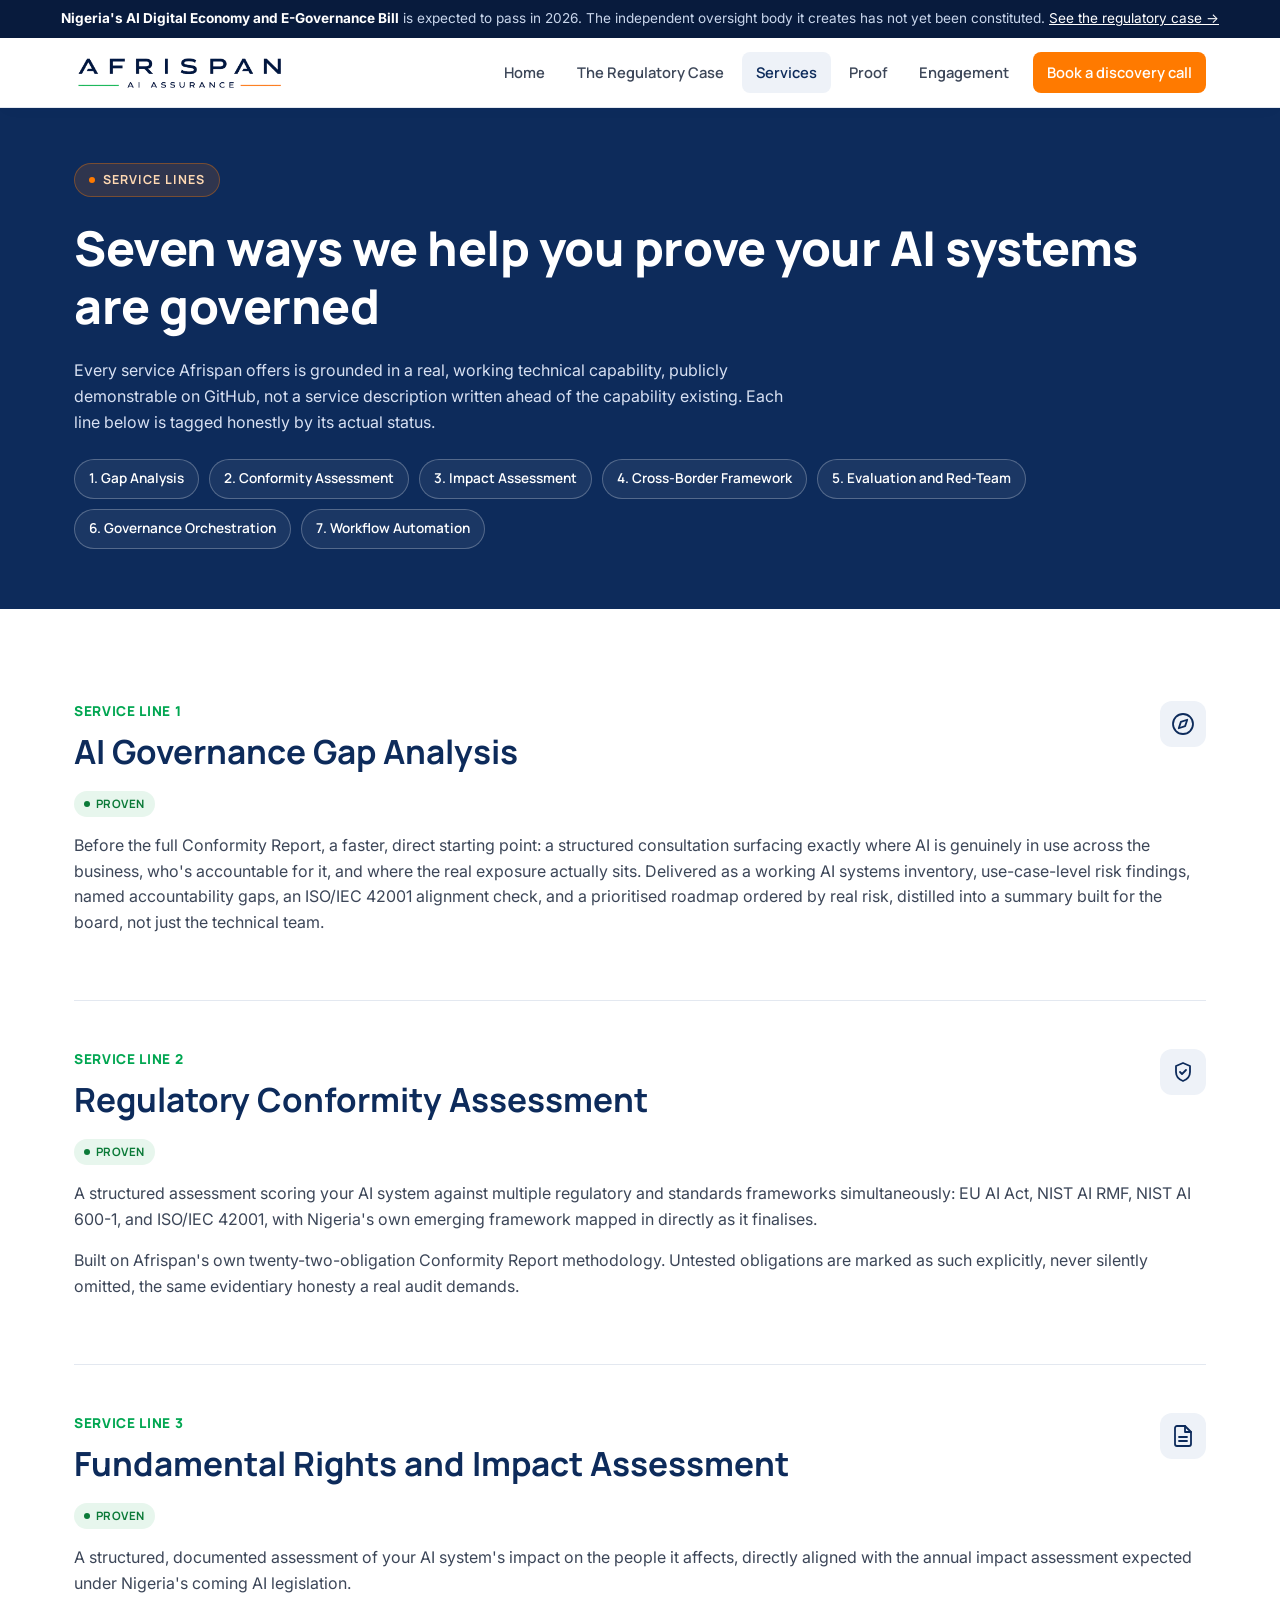
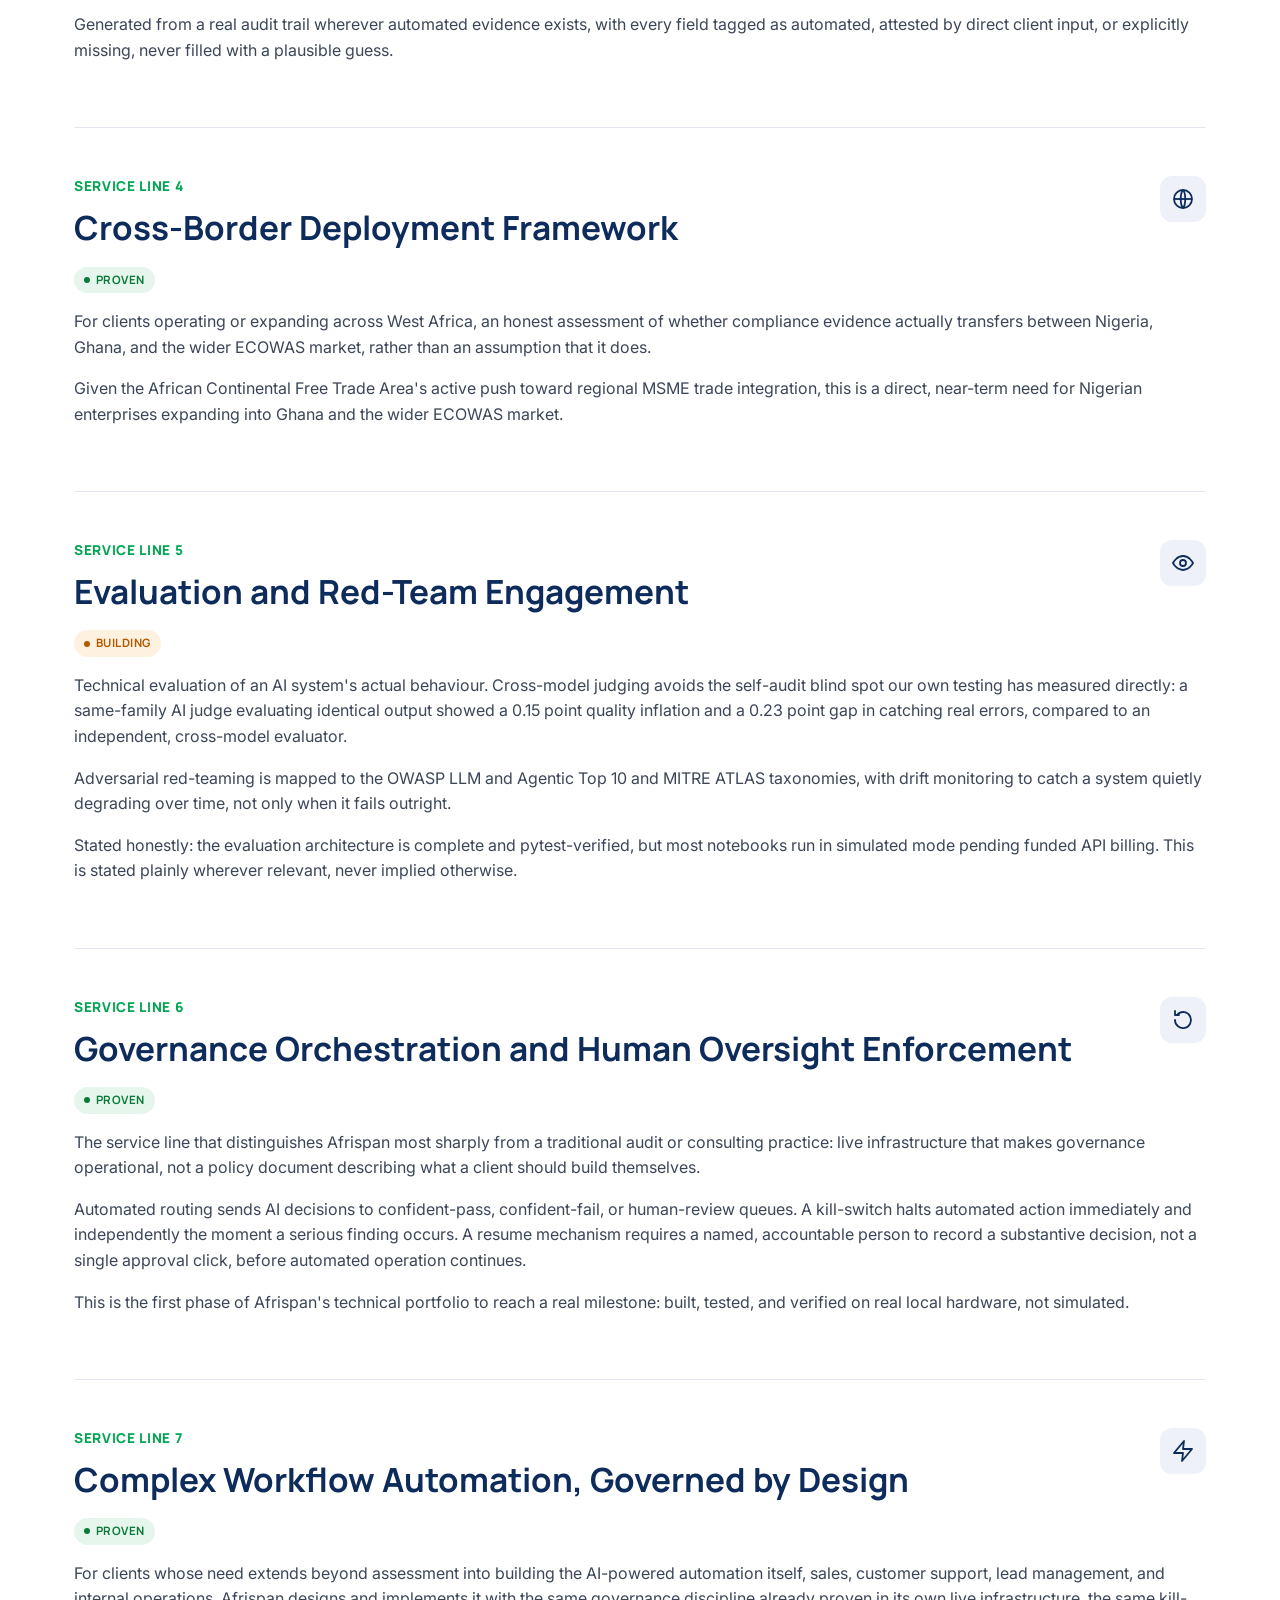
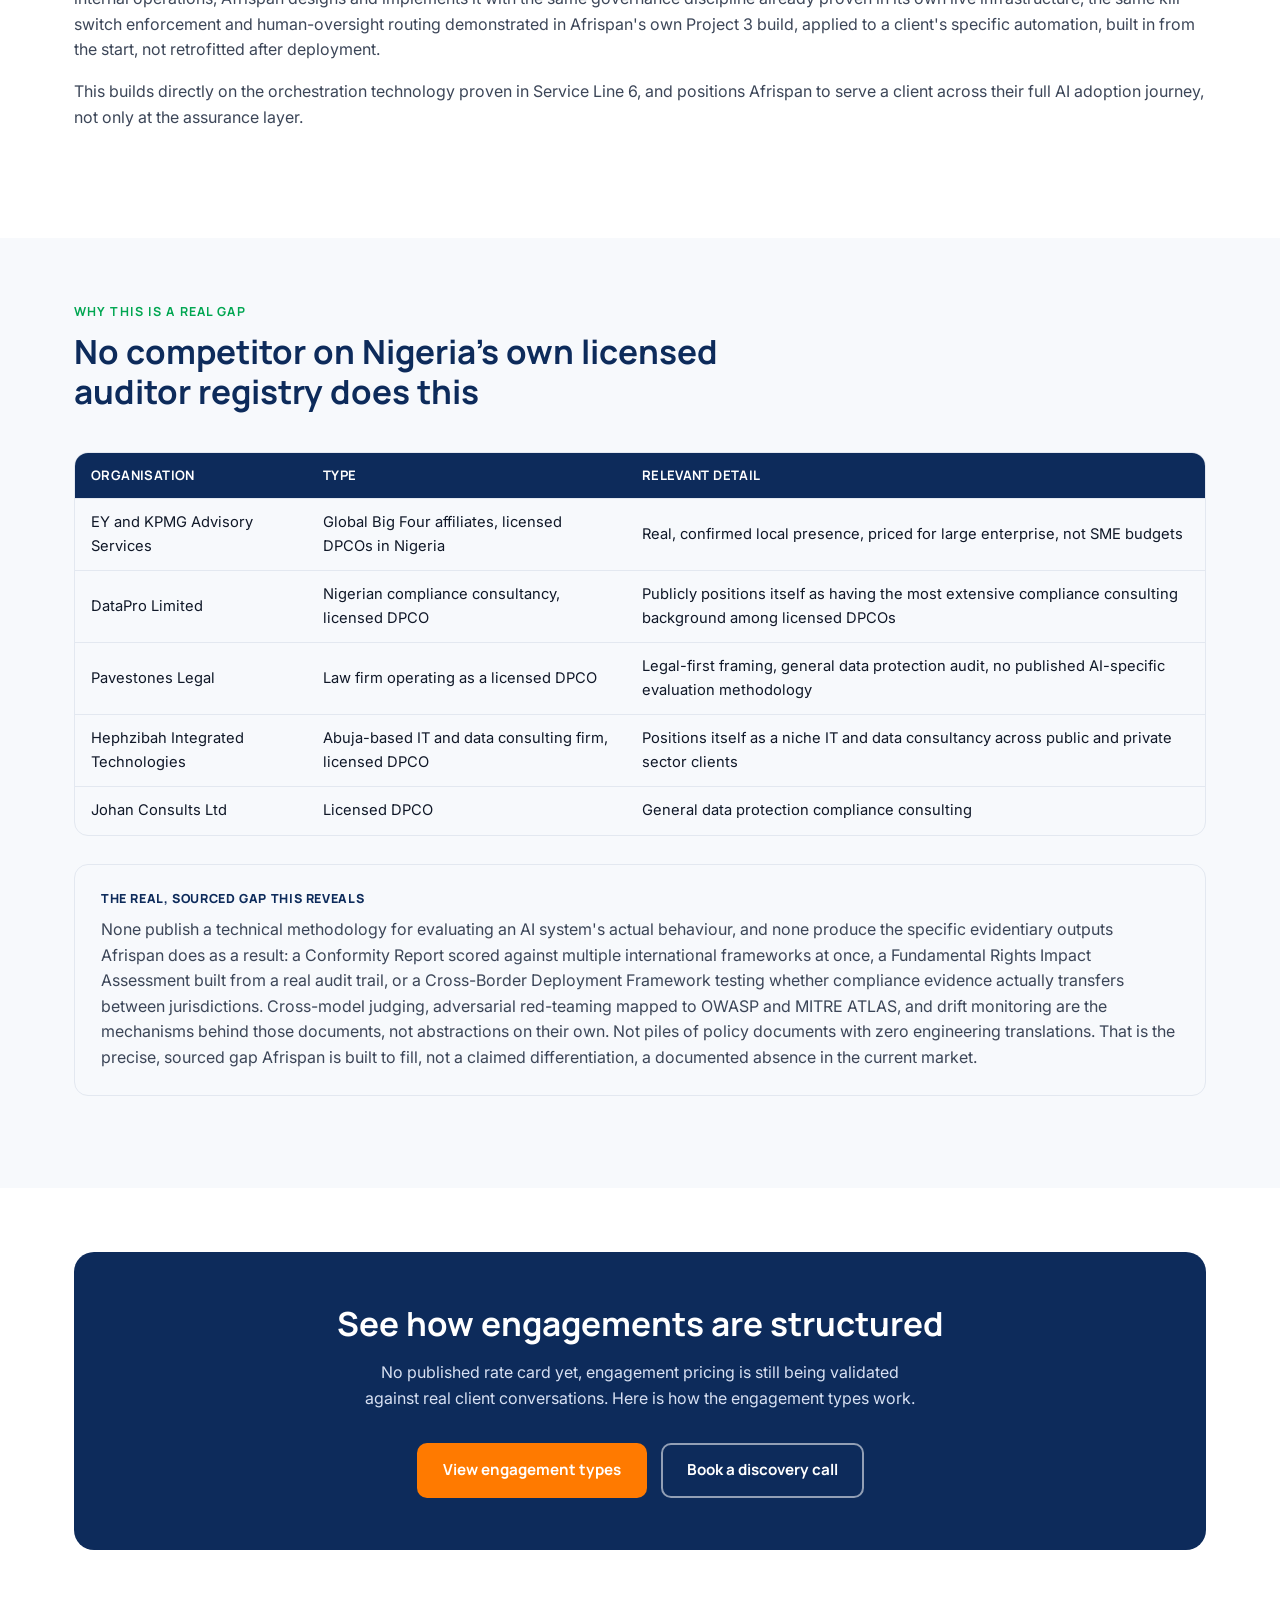
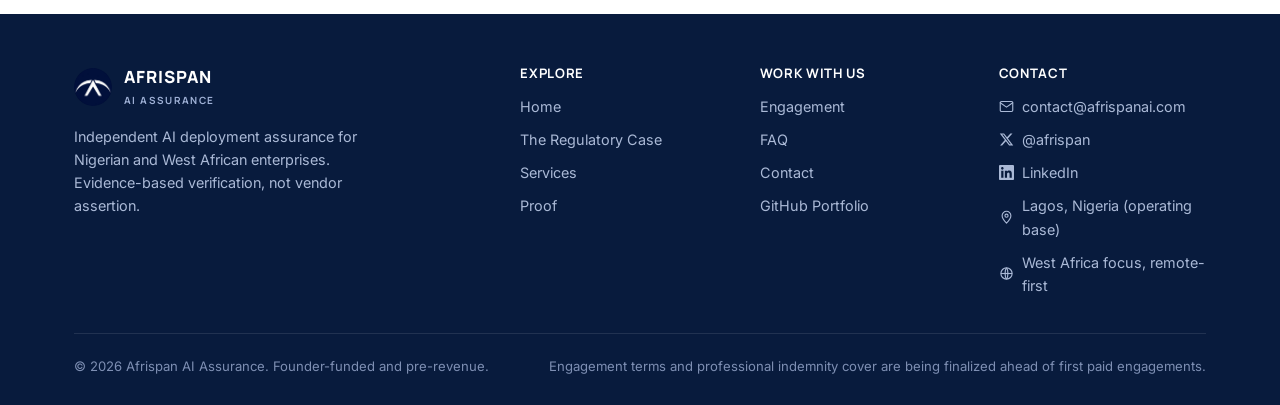
<file: services.html>
<!doctype html>
<html lang="en">
<head>
<meta charset="utf-8">
<meta name="viewport" content="width=device-width, initial-scale=1">
<title>Service Lines | Afrispan AI Assurance</title>
<meta name="description" content="Seven service lines, from AI Governance Gap Analysis to Complex Workflow Automation, each grounded in a real, working technical capability and tagged honestly by its status.">
<link rel="icon" type="image/png" sizes="32x32" href="assets/images/favicon-32.png">
<link rel="icon" type="image/png" sizes="16x16" href="assets/images/favicon-16.png">
<link rel="apple-touch-icon" sizes="180x180" href="assets/images/favicon-180.png">
<meta property="og:title" content="Service Lines | Afrispan AI Assurance">
<meta property="og:description" content="Seven service lines, from AI Governance Gap Analysis to Complex Workflow Automation, each grounded in a real, working technical capability and tagged honestly by its status.">
<meta property="og:type" content="website">
<meta property="og:image" content="assets/images/favicon-512.png">
<link rel="preconnect" href="https://fonts.googleapis.com">
<link rel="preconnect" href="https://fonts.gstatic.com" crossorigin>
<link href="https://fonts.googleapis.com/css2?family=Manrope:wght@500;600;700;800&family=Inter:wght@400;500;600;700&family=Source+Serif+4:opsz,wght@8..60,400;8..60,600&display=swap" rel="stylesheet">
<link rel="stylesheet" href="css/style.css">
</head>
<body>
<a class="skip-link" href="#main">Skip to content</a>
<div class="status-banner">
  <span><strong>Nigeria's AI Digital Economy and E-Governance Bill</strong> is expected to pass in 2026. The independent oversight body it creates has not yet been constituted. <a href="regulatory-case.html" style="color:#fff;text-decoration:underline;">See the regulatory case &rarr;</a></span>
</div>
<header class="site-header">
  <div class="nav-inner">
    <a class="brand" href="index.html" aria-label="Afrispan AI Assurance home">
      <img class="wordmark" src="assets/images/afrispan-wordmark-new-light-transparent.png" alt="Afrispan AI Assurance">
    </a>
    <button class="nav-toggle" aria-label="Toggle navigation" aria-expanded="false">
      <svg viewBox="0 0 24 24" fill="none" stroke="currentColor" stroke-width="2" stroke-linecap="round"><line x1="3" y1="6" x2="21" y2="6"/><line x1="3" y1="12" x2="21" y2="12"/><line x1="3" y1="18" x2="21" y2="18"/></svg>
    </button>
    <nav class="primary-nav" aria-label="Primary">
      <a href="index.html">Home</a>
      <a href="regulatory-case.html">The Regulatory Case</a>
      <a href="services.html" class="active">Services</a>
      <a href="proof.html">Proof</a>
      <a href="engagement.html">Engagement</a>
      <a class="nav-cta" href="contact.html">Book a discovery call</a>
    </nav>
  </div>
</header>
<main id="main">

<section class="hero-page section-navy">
  <div class="container">
    <span class="eyebrow">Service Lines</span>
    <h1>Seven ways we help you prove your AI systems are governed</h1>
    <p class="lede">Every service Afrispan offers is grounded in a real, working technical capability, publicly demonstrable on GitHub, not a service description written ahead of the capability existing. Each line below is tagged honestly by its actual status.</p>
    <div class="jump-nav">
      <a href="#gap-analysis">1. Gap Analysis</a>
      <a href="#conformity">2. Conformity Assessment</a>
      <a href="#fria">3. Impact Assessment</a>
      <a href="#cross-border">4. Cross-Border Framework</a>
      <a href="#evaluation">5. Evaluation and Red-Team</a>
      <a href="#orchestration">6. Governance Orchestration</a>
      <a href="#automation">7. Workflow Automation</a>
    </div>
  </div>
</section>

<section class="tight">
  <div class="container">
    
    <div class="service-block" id="gap-analysis">
      <div class="service-head">
        <div>
          <span class="service-number">Service Line 1</span>
          <h2 class="mt-0">AI Governance Gap Analysis</h2>
        </div>
        <div class="icon-badge" style="margin-bottom:0;"><svg viewBox="0 0 24 24" fill="none" stroke="currentColor" stroke-width="1.8" stroke-linecap="round" stroke-linejoin="round"><circle cx="12" cy="12" r="10"/><polygon points="16.24 7.76 14.12 14.12 7.76 16.24 9.88 9.88 16.24 7.76"/></svg></div>
      </div>
      <span class="status-tag status-proven">Proven</span>
      <div style="margin-top:16px;">
        <p>Before the full Conformity Report, a faster, direct starting point: a structured consultation surfacing exactly where AI is genuinely in use across the business, who's accountable for it, and where the real exposure actually sits. Delivered as a working AI systems inventory, use-case-level risk findings, named accountability gaps, an ISO/IEC 42001 alignment check, and a prioritised roadmap ordered by real risk, distilled into a summary built for the board, not just the technical team.</p>
      </div>
      
    </div>
    

    
    <div class="service-block" id="conformity">
      <div class="service-head">
        <div>
          <span class="service-number">Service Line 2</span>
          <h2 class="mt-0">Regulatory Conformity Assessment</h2>
        </div>
        <div class="icon-badge" style="margin-bottom:0;"><svg viewBox="0 0 24 24" fill="none" stroke="currentColor" stroke-width="1.8" stroke-linecap="round" stroke-linejoin="round"><path d="M12 3l7 3v6c0 4.5-3 7.5-7 9-4-1.5-7-4.5-7-9V6l7-3z"/><path d="M9 12l2 2 4-4"/></svg></div>
      </div>
      <span class="status-tag status-proven">Proven</span>
      <div style="margin-top:16px;">
        <p>A structured assessment scoring your AI system against multiple regulatory and standards frameworks simultaneously: EU AI Act, NIST AI RMF, NIST AI 600-1, and ISO/IEC 42001, with Nigeria's own emerging framework mapped in directly as it finalises.</p><p>Built on Afrispan's own twenty-two-obligation Conformity Report methodology. Untested obligations are marked as such explicitly, never silently omitted, the same evidentiary honesty a real audit demands.</p>
      </div>
      
    </div>
    

    
    <div class="service-block" id="fria">
      <div class="service-head">
        <div>
          <span class="service-number">Service Line 3</span>
          <h2 class="mt-0">Fundamental Rights and Impact Assessment</h2>
        </div>
        <div class="icon-badge" style="margin-bottom:0;"><svg viewBox="0 0 24 24" fill="none" stroke="currentColor" stroke-width="1.8" stroke-linecap="round" stroke-linejoin="round"><path d="M14 2H6a2 2 0 0 0-2 2v16a2 2 0 0 0 2 2h12a2 2 0 0 0 2-2V8z"/><polyline points="14 2 14 8 20 8"/><line x1="8" y1="13" x2="16" y2="13"/><line x1="8" y1="17" x2="16" y2="17"/></svg></div>
      </div>
      <span class="status-tag status-proven">Proven</span>
      <div style="margin-top:16px;">
        <p>A structured, documented assessment of your AI system's impact on the people it affects, directly aligned with the annual impact assessment expected under Nigeria's coming AI legislation.</p><p>Generated from a real audit trail wherever automated evidence exists, with every field tagged as automated, attested by direct client input, or explicitly missing, never filled with a plausible guess.</p>
      </div>
      
    </div>
    

    
    <div class="service-block" id="cross-border">
      <div class="service-head">
        <div>
          <span class="service-number">Service Line 4</span>
          <h2 class="mt-0">Cross-Border Deployment Framework</h2>
        </div>
        <div class="icon-badge" style="margin-bottom:0;"><svg viewBox="0 0 24 24" fill="none" stroke="currentColor" stroke-width="1.8"><circle cx="12" cy="12" r="9"/><path d="M3 12h18"/><path d="M12 3c3 3.2 3 14.8 0 18"/><path d="M12 3c-3 3.2-3 14.8 0 18"/></svg></div>
      </div>
      <span class="status-tag status-proven">Proven</span>
      <div style="margin-top:16px;">
        <p>For clients operating or expanding across West Africa, an honest assessment of whether compliance evidence actually transfers between Nigeria, Ghana, and the wider ECOWAS market, rather than an assumption that it does.</p><p>Given the African Continental Free Trade Area's active push toward regional MSME trade integration, this is a direct, near-term need for Nigerian enterprises expanding into Ghana and the wider ECOWAS market.</p>
      </div>
      
    </div>
    

    
    <div class="service-block" id="evaluation">
      <div class="service-head">
        <div>
          <span class="service-number">Service Line 5</span>
          <h2 class="mt-0">Evaluation and Red-Team Engagement</h2>
        </div>
        <div class="icon-badge" style="margin-bottom:0;"><svg viewBox="0 0 24 24" fill="none" stroke="currentColor" stroke-width="1.8" stroke-linecap="round" stroke-linejoin="round"><path d="M2 12s3.5-7 10-7 10 7 10 7-3.5 7-10 7-10-7-10-7z"/><circle cx="12" cy="12" r="3"/></svg></div>
      </div>
      <span class="status-tag status-building">Building</span>
      <div style="margin-top:16px;">
        <p>Technical evaluation of an AI system's actual behaviour. Cross-model judging avoids the self-audit blind spot our own testing has measured directly: a same-family AI judge evaluating identical output showed a 0.15 point quality inflation and a 0.23 point gap in catching real errors, compared to an independent, cross-model evaluator.</p><p>Adversarial red-teaming is mapped to the OWASP LLM and Agentic Top 10 and MITRE ATLAS taxonomies, with drift monitoring to catch a system quietly degrading over time, not only when it fails outright.</p><p>Stated honestly: the evaluation architecture is complete and pytest-verified, but most notebooks run in simulated mode pending funded API billing. This is stated plainly wherever relevant, never implied otherwise.</p>
      </div>
      
    </div>
    

    
    <div class="service-block" id="orchestration">
      <div class="service-head">
        <div>
          <span class="service-number">Service Line 6</span>
          <h2 class="mt-0">Governance Orchestration and Human Oversight Enforcement</h2>
        </div>
        <div class="icon-badge" style="margin-bottom:0;"><svg viewBox="0 0 24 24" fill="none" stroke="currentColor" stroke-width="1.8" stroke-linecap="round" stroke-linejoin="round"><path d="M4 12a8 8 0 1 0 3-6.2"/><polyline points="4 3 4 7 8 7"/></svg></div>
      </div>
      <span class="status-tag status-proven">Proven</span>
      <div style="margin-top:16px;">
        <p>The service line that distinguishes Afrispan most sharply from a traditional audit or consulting practice: live infrastructure that makes governance operational, not a policy document describing what a client should build themselves.</p><p>Automated routing sends AI decisions to confident-pass, confident-fail, or human-review queues. A kill-switch halts automated action immediately and independently the moment a serious finding occurs. A resume mechanism requires a named, accountable person to record a substantive decision, not a single approval click, before automated operation continues.</p><p>This is the first phase of Afrispan's technical portfolio to reach a real milestone: built, tested, and verified on real local hardware, not simulated.</p>
      </div>
      
    </div>
    

    
    <div class="service-block" id="automation">
      <div class="service-head">
        <div>
          <span class="service-number">Service Line 7</span>
          <h2 class="mt-0">Complex Workflow Automation, Governed by Design</h2>
        </div>
        <div class="icon-badge" style="margin-bottom:0;"><svg viewBox="0 0 24 24" fill="none" stroke="currentColor" stroke-width="1.8" stroke-linecap="round" stroke-linejoin="round"><polygon points="13 2 3 14 12 14 11 22 21 10 12 10 13 2"/></svg></div>
      </div>
      <span class="status-tag status-proven">Proven</span>
      <div style="margin-top:16px;">
        <p>For clients whose need extends beyond assessment into building the AI-powered automation itself, sales, customer support, lead management, and internal operations, Afrispan designs and implements it with the same governance discipline already proven in its own live infrastructure, the same kill-switch enforcement and human-oversight routing demonstrated in Afrispan's own Project 3 build, applied to a client's specific automation, built in from the start, not retrofitted after deployment.</p><p>This builds directly on the orchestration technology proven in Service Line 6, and positions Afrispan to serve a client across their full AI adoption journey, not only at the assurance layer.</p>
      </div>
      
    </div>
    
  </div>
</section>

<section class="section-alt">
  <div class="container">
    <div class="section-head">
      <span class="kicker">Why This Is A Real Gap</span>
      <h2>No competitor on Nigeria's own licensed auditor registry does this</h2>
    </div>
    <div class="table-wrap">
      <table class="data-table">
        <thead>
          <tr><th>Organisation</th><th>Type</th><th>Relevant detail</th></tr>
        </thead>
        <tbody>
          <tr><td>EY and KPMG Advisory Services</td><td>Global Big Four affiliates, licensed DPCOs in Nigeria</td><td>Real, confirmed local presence, priced for large enterprise, not SME budgets</td></tr>
          <tr><td>DataPro Limited</td><td>Nigerian compliance consultancy, licensed DPCO</td><td>Publicly positions itself as having the most extensive compliance consulting background among licensed DPCOs</td></tr>
          <tr><td>Pavestones Legal</td><td>Law firm operating as a licensed DPCO</td><td>Legal-first framing, general data protection audit, no published AI-specific evaluation methodology</td></tr>
          <tr><td>Hephzibah Integrated Technologies</td><td>Abuja-based IT and data consulting firm, licensed DPCO</td><td>Positions itself as a niche IT and data consultancy across public and private sector clients</td></tr>
          <tr><td>Johan Consults Ltd</td><td>Licensed DPCO</td><td>General data protection compliance consulting</td></tr>
        </tbody>
      </table>
    </div>
    <div class="callout">
      <span class="callout-label">The real, sourced gap this reveals</span>
      <p>None publish a technical methodology for evaluating an AI system's actual behaviour, and none produce the specific evidentiary outputs Afrispan does as a result: a Conformity Report scored against multiple international frameworks at once, a Fundamental Rights Impact Assessment built from a real audit trail, or a Cross-Border Deployment Framework testing whether compliance evidence actually transfers between jurisdictions. Cross-model judging, adversarial red-teaming mapped to OWASP and MITRE ATLAS, and drift monitoring are the mechanisms behind those documents, not abstractions on their own. Not piles of policy documents with zero engineering translations. That is the precise, sourced gap Afrispan is built to fill, not a claimed differentiation, a documented absence in the current market.</p>
    </div>
  </div>
</section>

<section>
  <div class="container">
    <div class="cta-band">
      <h2>See how engagements are structured</h2>
      <p>No published rate card yet, engagement pricing is still being validated against real client conversations. Here is how the engagement types work.</p>
      <div class="hero-ctas">
        <a class="btn btn-primary" href="engagement.html">View engagement types</a>
        <a class="btn btn-secondary" href="contact.html">Book a discovery call</a>
      </div>
    </div>
  </div>
</section>
</main>
<footer class="site-footer">
  <div class="container">
    <div class="footer-grid">
      <div>
        <div class="footer-brand">
          <img src="assets/images/afrispan-badge-circle.png" alt="" style="width:38px;height:38px;border-radius:50%;">
          <span>AFRISPAN<br><small>AI ASSURANCE</small></span>
        </div>
        <p style="color:#AAB9D6; max-width: 320px;">Independent AI deployment assurance for Nigerian and West African enterprises. Evidence-based verification, not vendor assertion.</p>
      </div>
      <div>
        <h4>Explore</h4>
        <ul>
          <li><a href="index.html">Home</a></li>
          <li><a href="regulatory-case.html">The Regulatory Case</a></li>
          <li><a href="services.html">Services</a></li>
          <li><a href="proof.html">Proof</a></li>
        </ul>
      </div>
      <div>
        <h4>Work With Us</h4>
        <ul>
          <li><a href="engagement.html">Engagement</a></li>
          <li><a href="engagement.html#faq">FAQ</a></li>
          <li><a href="contact.html">Contact</a></li>
          <li><a href="https://github.com/Afrispan-AI/ai-governance-suite" target="_blank" rel="noopener">GitHub Portfolio</a></li>
        </ul>
      </div>
      <div>
        <h4>Contact</h4>
        <ul>
          <li><a href="mailto:contact@afrispanai.com"><svg class="footer-icon" viewBox="0 0 24 24" fill="none" stroke="currentColor" stroke-width="1.8" stroke-linecap="round" stroke-linejoin="round"><rect x="2" y="4" width="20" height="16" rx="2"/><path d="m22 6-10 7L2 6"/></svg>contact@afrispanai.com</a></li>
          <li><a href="https://x.com/afrispan" target="_blank" rel="noopener"><svg class="footer-icon" viewBox="0 0 24 24" fill="currentColor"><path d="M18.244 2.25h3.308l-7.227 8.26 8.502 11.24H16.17l-5.214-6.817L4.99 21.75H1.68l7.73-8.835L1.254 2.25H8.08l4.713 6.231zm-1.161 17.52h1.833L7.084 4.126H5.117z"/></svg>@afrispan</a></li>
          <li><a href="https://linkedin.com/company/afrispan-ai" target="_blank" rel="noopener"><svg class="footer-icon" viewBox="0 0 24 24" fill="currentColor"><path d="M20.447 20.452h-3.554v-5.569c0-1.328-.027-3.037-1.852-3.037-1.853 0-2.136 1.445-2.136 2.939v5.667H9.351V9h3.414v1.561h.046c.477-.9 1.637-1.85 3.37-1.85 3.601 0 4.267 2.37 4.267 5.455v6.286zM5.337 7.433c-1.144 0-2.063-.926-2.063-2.065 0-1.138.92-2.063 2.063-2.063 1.14 0 2.064.925 2.064 2.063 0 1.139-.925 2.065-2.064 2.065zm1.782 13.019H3.555V9h3.564v11.452zM22.225 0H1.771C.792 0 0 .774 0 1.729v20.542C0 23.227.792 24 1.771 24h20.451C23.2 24 24 23.227 24 22.271V1.729C24 .774 23.2 0 22.222 0h.003z"/></svg>LinkedIn</a></li>
          <li><svg class="footer-icon" viewBox="0 0 24 24" fill="none" stroke="currentColor" stroke-width="1.8" stroke-linecap="round" stroke-linejoin="round"><path d="M12 21s7-7.5 7-12a7 7 0 1 0-14 0c0 4.5 7 12 7 12z"/><circle cx="12" cy="9" r="2.5"/></svg>Lagos, Nigeria (operating base)</li>
          <li><svg class="footer-icon" viewBox="0 0 24 24" fill="none" stroke="currentColor" stroke-width="1.8"><circle cx="12" cy="12" r="9"/><path d="M3 12h18"/><path d="M12 3c3 3.2 3 14.8 0 18"/><path d="M12 3c-3 3.2-3 14.8 0 18"/></svg>West Africa focus, remote-first</li>
        </ul>
      </div>
    </div>
    <div class="footer-bottom">
      <span>&copy; 2026 Afrispan AI Assurance. Founder-funded and pre-revenue.</span>
      <span>Engagement terms and professional indemnity cover are being finalized ahead of first paid engagements.</span>
    </div>
  </div>
</footer>
<script src="js/main.js"></script>
</body>
</html>
</file>
<file: css/style.css>
/* ==========================================================================
   Afrispan AI Assurance, shared design system
   Colors: Deep Navy #0D2B5B (primary), Emerald Green #00A651 (accent),
   Sunrise Orange #FF7A00 (accent). Headlines: Manrope. Body: Inter.
   Long-form: Source Serif 4.
   ========================================================================== */

:root {
  --navy: #0D2B5B;
  --navy-dark: #081b3d;
  --navy-mid: #163c78;
  --green: #00A651;
  --orange: #FF7A00;
  --white: #FFFFFF;
  --off-white: #F7F9FC;
  --paper: #EEF2F8;
  --ink: #101828;
  --ink-soft: #3C4658;
  --ink-muted: #667085;
  --line: #E3E8F0;
  --status-proven-bg: #E7F6ED;
  --status-proven-fg: #0B7A38;
  --status-building-bg: #FFF1E0;
  --status-building-fg: #B25A00;
  --status-planned-bg: #EEF1F7;
  --status-planned-fg: #47506B;
  --max-width: 1180px;
  --radius: 14px;
  --radius-sm: 8px;
  --shadow-card: 0 1px 2px rgba(13,43,91,0.06), 0 8px 24px -12px rgba(13,43,91,0.18);
}

*, *::before, *::after { box-sizing: border-box; }

html { scroll-behavior: smooth; }

body {
  margin: 0;
  font-family: 'Inter', -apple-system, BlinkMacSystemFont, 'Segoe UI', sans-serif;
  color: var(--ink);
  background: var(--white);
  line-height: 1.6;
  font-size: 16px;
  -webkit-font-smoothing: antialiased;
}

h1, h2, h3, h4 {
  font-family: 'Manrope', 'Inter', sans-serif;
  color: var(--navy);
  line-height: 1.2;
  margin: 0 0 0.5em 0;
  font-weight: 700;
}

h1 { font-size: clamp(2rem, 4vw, 3rem); font-weight: 800; letter-spacing: -0.01em; }
h2 { font-size: clamp(1.5rem, 2.6vw, 2.1rem); }
h3 { font-size: 1.3rem; }
h4 { font-size: 1.05rem; }

p { margin: 0 0 1em 0; color: var(--ink-soft); }

a { color: var(--navy); text-decoration: none; }
a:hover { text-decoration: underline; }

.serif {
  font-family: 'Source Serif 4', Georgia, serif;
}

img { max-width: 100%; display: block; }

.container {
  max-width: var(--max-width);
  margin: 0 auto;
  padding: 0 24px;
}

.visually-hidden {
  position: absolute;
  width: 1px; height: 1px;
  overflow: hidden;
  clip: rect(0,0,0,0);
  white-space: nowrap;
}

/* ---------- Skip link ---------- */
.skip-link {
  position: absolute;
  left: -999px;
  top: 0;
  background: var(--navy);
  color: var(--white);
  padding: 10px 16px;
  z-index: 1000;
  border-radius: 0 0 8px 0;
}
.skip-link:focus {
  left: 0;
}

/* ---------- Top banner (status strip) ---------- */
.status-banner {
  background: var(--navy-dark);
  color: #C9D6EC;
  font-size: 0.85rem;
  text-align: center;
  padding: 8px 16px;
}
.status-banner strong { color: var(--white); }

/* ---------- Header / Nav ---------- */
header.site-header {
  background: var(--white);
  position: sticky;
  top: 0;
  z-index: 100;
  box-shadow: 0 1px 0 var(--line), 0 4px 16px -8px rgba(13,43,91,0.12);
}

.nav-inner {
  max-width: var(--max-width);
  margin: 0 auto;
  padding: 14px 24px;
  display: flex;
  align-items: center;
  justify-content: space-between;
  gap: 24px;
}

.brand {
  display: flex;
  align-items: center;
  gap: 10px;
  flex-shrink: 0;
}

.brand img.wordmark {
  height: 38px;
  width: auto;
  display: block;
}

nav.primary-nav {
  display: flex;
  align-items: center;
  gap: 4px;
}

nav.primary-nav a {
  color: var(--ink-soft);
  font-family: 'Manrope', sans-serif;
  font-weight: 600;
  font-size: 0.92rem;
  padding: 9px 14px;
  border-radius: 8px;
  transition: background 0.15s ease, color 0.15s ease;
  white-space: nowrap;
}

nav.primary-nav a:hover {
  background: var(--paper);
  color: var(--navy);
  text-decoration: none;
}

nav.primary-nav a.active {
  background: var(--paper);
  color: var(--navy);
}

.nav-cta {
  background: var(--orange) !important;
  color: var(--white) !important;
  margin-left: 6px;
}
.nav-cta:hover {
  background: #e66d00 !important;
  color: var(--white) !important;
}

.nav-toggle {
  display: none;
  background: transparent;
  border: 1px solid var(--line);
  border-radius: 8px;
  color: var(--navy);
  width: 42px;
  height: 38px;
  align-items: center;
  justify-content: center;
  cursor: pointer;
}
.nav-toggle svg { width: 20px; height: 20px; }

@media (max-width: 860px) {
  nav.primary-nav {
    position: absolute;
    top: 100%;
    left: 0;
    right: 0;
    background: var(--white);
    flex-direction: column;
    align-items: stretch;
    padding: 8px 16px 16px;
    gap: 2px;
    display: none;
    border-top: 1px solid var(--line);
    box-shadow: 0 12px 24px -12px rgba(13,43,91,0.2);
  }
  nav.primary-nav.open { display: flex; }
  nav.primary-nav a { padding: 12px 10px; }
  .nav-cta { margin-left: 0; text-align: center; margin-top: 6px; }
  .nav-toggle { display: flex; }
}

/* ---------- Hero ---------- */
.hero {
  background: linear-gradient(160deg, var(--navy) 0%, var(--navy-mid) 65%, var(--navy) 100%);
  color: var(--white);
  padding: 76px 0 84px;
  position: relative;
  overflow: hidden;
}

.hero::after {
  content: "";
  position: absolute;
  right: -120px;
  top: -120px;
  width: 420px;
  height: 420px;
  border-radius: 50%;
  background: radial-gradient(circle, rgba(0,166,81,0.16) 0%, rgba(0,166,81,0) 70%);
}

.hero .container { position: relative; z-index: 1; }

.eyebrow {
  display: inline-flex;
  align-items: center;
  gap: 8px;
  font-family: 'Manrope', sans-serif;
  font-weight: 700;
  font-size: 0.78rem;
  letter-spacing: 0.08em;
  text-transform: uppercase;
  color: #FFD9B3;
  background: rgba(255,122,0,0.14);
  border: 1px solid rgba(255,122,0,0.35);
  padding: 6px 14px;
  border-radius: 999px;
  margin-bottom: 22px;
}
.eyebrow::before {
  content: "";
  width: 6px; height: 6px;
  border-radius: 50%;
  background: var(--orange);
  flex-shrink: 0;
}

.hero h1 { color: var(--white); max-width: 820px; }
.hero .lede {
  color: #D7E0F2;
  font-size: 1.15rem;
  max-width: 680px;
  margin-top: 18px;
}

.hero-ctas {
  display: flex;
  flex-wrap: wrap;
  gap: 14px;
  margin-top: 32px;
}

.hero-page {
  padding: 56px 0 60px;
}
.hero-page .lede { color: #D7E0F2; max-width: 720px; margin-top: 14px; }

/* ---------- Buttons ---------- */
.btn {
  display: inline-flex;
  align-items: center;
  gap: 8px;
  font-family: 'Manrope', sans-serif;
  font-weight: 700;
  font-size: 0.95rem;
  padding: 13px 24px;
  border-radius: 10px;
  border: 2px solid transparent;
  cursor: pointer;
  transition: transform 0.12s ease, background 0.15s ease, border-color 0.15s ease;
}
.btn:hover { text-decoration: none; }

.btn-primary {
  background: var(--orange);
  color: var(--white);
}
.btn-primary:hover { background: #e66d00; color: var(--white); }

.btn-secondary {
  background: transparent;
  color: var(--white);
  border-color: rgba(255,255,255,0.55);
}
.btn-secondary:hover { background: rgba(255,255,255,0.1); color: var(--white); border-color: var(--white); }

.btn-light {
  background: var(--white);
  color: var(--navy);
}
.btn-light:hover { background: var(--off-white); color: var(--navy); }

.btn-outline-navy {
  background: transparent;
  color: var(--navy);
  border-color: var(--navy);
}
.btn-outline-navy:hover { background: var(--navy); color: var(--white); }

/* ---------- Sections ---------- */
section { padding: 64px 0; }
section.tight { padding: 44px 0; }
.section-alt { background: var(--off-white); }
.section-paper { background: var(--paper); }
.section-navy { background: var(--navy); color: var(--white); }
.section-navy h1, .section-navy h2, .section-navy h3, .section-navy h4 { color: var(--white); }
.section-navy p { color: #D7E0F2; }

.section-head {
  max-width: 760px;
  margin: 0 0 40px 0;
}
.section-head.center { margin-left: auto; margin-right: auto; text-align: center; }
.kicker {
  font-family: 'Manrope', sans-serif;
  font-weight: 700;
  font-size: 0.78rem;
  letter-spacing: 0.09em;
  text-transform: uppercase;
  color: var(--green);
  margin-bottom: 10px;
  display: block;
}

/* ---------- Cards / grids ---------- */
.grid {
  display: grid;
  gap: 24px;
}
.grid-2 { grid-template-columns: repeat(2, 1fr); }
.grid-3 { grid-template-columns: repeat(3, 1fr); }
@media (max-width: 860px) {
  .grid-2, .grid-3 { grid-template-columns: 1fr; }
}

.card {
  background: var(--white);
  border: 1px solid var(--line);
  border-radius: var(--radius);
  padding: 28px;
  box-shadow: var(--shadow-card);
}

.card-flat {
  background: var(--white);
  border: 1px solid var(--line);
  border-radius: var(--radius);
  padding: 28px;
}

.icon-badge {
  width: 46px; height: 46px;
  border-radius: 12px;
  background: var(--paper);
  display: flex;
  align-items: center;
  justify-content: center;
  margin-bottom: 16px;
  color: var(--navy);
}
.icon-badge svg { width: 24px; height: 24px; }

/* ---------- Status tags ---------- */
.status-tag {
  display: inline-flex;
  align-items: center;
  gap: 6px;
  font-family: 'Manrope', sans-serif;
  font-weight: 700;
  font-size: 0.72rem;
  letter-spacing: 0.04em;
  text-transform: uppercase;
  padding: 4px 10px;
  border-radius: 999px;
}
.status-tag::before { content: ""; width: 6px; height: 6px; border-radius: 50%; }

.status-proven { background: var(--status-proven-bg); color: var(--status-proven-fg); }
.status-proven::before { background: var(--status-proven-fg); }

.status-building { background: var(--status-building-bg); color: var(--status-building-fg); }
.status-building::before { background: var(--status-building-fg); }

.status-planned { background: var(--status-planned-bg); color: var(--status-planned-fg); }
.status-planned::before { background: var(--status-planned-fg); }

/* ---------- Stat strip ---------- */
.stat-strip {
  display: grid;
  grid-template-columns: repeat(4, 1fr);
  gap: 24px;
  margin-top: 8px;
}
@media (max-width: 860px) {
  .stat-strip { grid-template-columns: repeat(2, 1fr); }
}
.stat {
  border-left: 3px solid var(--green);
  padding-left: 16px;
}
.stat .num {
  font-family: 'Manrope', sans-serif;
  font-weight: 800;
  font-size: 1.7rem;
  color: var(--navy);
  display: block;
}
.stat .label {
  font-size: 0.86rem;
  color: var(--ink-muted);
}
.section-navy .stat .label { color: #B9C7E5; }
.section-navy .stat .num { color: var(--white); }

/* ---------- Callout boxes ---------- */
.callout {
  border: 1px solid var(--line);
  background: var(--off-white);
  border-radius: var(--radius);
  padding: 24px 26px;
  margin: 28px 0;
}
.callout.callout-green { border-color: #BFE7CE; background: var(--status-proven-bg); }
.callout.callout-orange { border-color: #FFD3A6; background: #FFF6EC; }
.callout-label {
  font-family: 'Manrope', sans-serif;
  font-weight: 800;
  font-size: 0.78rem;
  letter-spacing: 0.05em;
  text-transform: uppercase;
  color: var(--navy);
  display: block;
  margin-bottom: 8px;
}
.callout p:last-child { margin-bottom: 0; }

/* ---------- Timeline ---------- */
.timeline {
  border-left: 2px solid var(--line);
  margin-left: 8px;
  padding-left: 30px;
}
.timeline-item {
  position: relative;
  padding-bottom: 32px;
}
.timeline-item:last-child { padding-bottom: 0; }
.timeline-item::before {
  content: "";
  position: absolute;
  left: -37px;
  top: 4px;
  width: 14px; height: 14px;
  border-radius: 50%;
  background: var(--white);
  border: 3px solid var(--green);
}
.timeline-item.is-gap::before { border-color: var(--orange); }
.timeline-date {
  font-family: 'Manrope', sans-serif;
  font-weight: 700;
  font-size: 0.82rem;
  color: var(--green);
  text-transform: uppercase;
  letter-spacing: 0.04em;
}
.timeline-item.is-gap .timeline-date { color: var(--orange); }

/* ---------- Service line blocks ---------- */
.service-block {
  padding: 48px 0;
  border-bottom: 1px solid var(--line);
  scroll-margin-top: 90px;
}
.service-block:last-child { border-bottom: none; }
.service-number {
  font-family: 'Manrope', sans-serif;
  font-weight: 800;
  font-size: 0.85rem;
  color: var(--green);
  letter-spacing: 0.05em;
  text-transform: uppercase;
  margin-bottom: 10px;
  display: block;
}
.service-head {
  display: flex;
  align-items: flex-start;
  justify-content: space-between;
  gap: 16px;
  flex-wrap: wrap;
}

/* ---------- FAQ ---------- */
.faq-item {
  padding: 22px 0;
  border-bottom: 1px solid var(--line);
  scroll-margin-top: 90px;
}
.faq-item:last-child { border-bottom: none; }
.faq-item summary {
  cursor: pointer;
  list-style: none;
  display: flex;
  align-items: center;
  justify-content: space-between;
  gap: 16px;
}
.faq-item summary::-webkit-details-marker { display: none; }
.faq-item summary h3 { margin: 0; }
.faq-item summary::after {
  content: "+";
  font-family: 'Manrope', sans-serif;
  font-size: 1.6rem;
  font-weight: 400;
  color: var(--navy);
  flex-shrink: 0;
}
.faq-item[open] summary::after { content: "\2212"; }
.faq-item .faq-answer { margin-top: 16px; }

/* ---------- Contact form ---------- */
.contact-form { display: flex; flex-direction: column; gap: 24px; }
.form-field { display: flex; flex-direction: column; gap: 6px; }
.form-field label {
  font-family: 'Manrope', sans-serif;
  font-weight: 600;
  font-size: 0.88rem;
  color: var(--navy);
}
.contact-form .required {
  color: var(--orange);
  margin-left: 2px;
}
.form-field label .optional {
  font-weight: 400;
  color: var(--ink-muted);
}
.form-field input, .form-field textarea {
  font-family: 'Inter', sans-serif;
  font-size: 0.96rem;
  color: var(--ink);
  background: var(--white);
  border: 1px solid var(--line);
  border-radius: var(--radius-sm);
  padding: 12px 14px;
  transition: border-color 0.15s ease, box-shadow 0.15s ease;
}
.form-field input:focus, .form-field textarea:focus {
  outline: none;
  border-color: var(--navy);
  box-shadow: 0 0 0 3px rgba(13,43,91,0.12);
}
.form-field textarea { resize: vertical; min-height: 140px; font-family: inherit; }
.form-submit { align-self: flex-start; }
.form-success {
  margin-top: 20px;
  background: var(--status-proven-bg);
  color: var(--status-proven-fg);
  border: 1px solid var(--status-proven-fg);
  border-radius: var(--radius-sm);
  padding: 16px 20px;
  font-size: 0.96rem;
}

/* ---------- Table ---------- */
.table-wrap { overflow-x: auto; margin: 24px 0; border-radius: var(--radius); border: 1px solid var(--line); }
table.data-table {
  border-collapse: collapse;
  width: 100%;
  min-width: 560px;
  font-size: 0.92rem;
}
table.data-table th, table.data-table td {
  padding: 12px 16px;
  text-align: left;
  border-bottom: 1px solid var(--line);
}
table.data-table th {
  background: var(--navy);
  color: var(--white);
  font-family: 'Manrope', sans-serif;
  font-weight: 700;
  font-size: 0.82rem;
  text-transform: uppercase;
  letter-spacing: 0.03em;
}
table.data-table tr:last-child td { border-bottom: none; }
table.data-table tr:nth-child(even) td { background: var(--off-white); }

/* ---------- Anchor quick-nav (Services / on-page contents) ---------- */
.jump-nav {
  display: flex;
  flex-wrap: wrap;
  gap: 10px;
  margin-top: 24px;
}
.jump-nav a {
  font-family: 'Manrope', sans-serif;
  font-weight: 600;
  font-size: 0.85rem;
  background: var(--white);
  border: 1px solid var(--line);
  color: var(--navy);
  padding: 8px 14px;
  border-radius: 999px;
}
.jump-nav a:hover { background: var(--paper); text-decoration: none; }
.section-navy .jump-nav a { background: rgba(255,255,255,0.06); border-color: rgba(255,255,255,0.25); color: var(--white); }
.section-navy .jump-nav a:hover { background: rgba(255,255,255,0.14); }

/* ---------- Pricing / engagement tiers ---------- */
.tier-card {
  background: var(--white);
  border: 1px solid var(--line);
  border-radius: var(--radius);
  padding: 30px;
  display: flex;
  flex-direction: column;
  gap: 14px;
}
.tier-card.featured {
  border-color: var(--green);
  box-shadow: 0 0 0 1px var(--green), var(--shadow-card);
}
.tier-name { font-family: 'Manrope', sans-serif; font-weight: 800; color: var(--navy); font-size: 1.15rem; }
.tier-for { font-size: 0.88rem; color: var(--ink-muted); }
.tier-price {
  font-family: 'Manrope', sans-serif;
  font-weight: 700;
  font-size: 1rem;
  color: var(--navy);
  background: var(--paper);
  border-radius: var(--radius-sm);
  padding: 10px 14px;
}
.tier-list { list-style: none; margin: 0; padding: 0; display: flex; flex-direction: column; gap: 10px; }
.tier-list li { padding-left: 26px; position: relative; font-size: 0.94rem; color: var(--ink-soft); }
.tier-list li::before {
  content: "";
  position: absolute;
  left: 0; top: 6px;
  width: 14px; height: 14px;
  border-radius: 4px;
  background: var(--status-proven-bg);
  border: 1px solid var(--status-proven-fg);
}

/* ---------- Founder / people ---------- */
.founder-card {
  display: flex;
  gap: 28px;
  align-items: flex-start;
  flex-wrap: wrap;
}
.founder-badge {
  width: 116px; height: 116px;
  border-radius: 50%;
  overflow: hidden;
  flex-shrink: 0;
  border: 3px solid var(--paper);
  box-shadow: var(--shadow-card);
}
.founder-badge img { width: 100%; height: 100%; object-fit: cover; }
.founder-content { flex: 1; min-width: 260px; }
.founder-role { color: var(--green); font-family: 'Manrope', sans-serif; font-weight: 700; font-size: 0.9rem; margin-bottom: 6px; display: block; }

/* ---------- CTA band ---------- */
.cta-band {
  background: var(--navy);
  color: var(--white);
  border-radius: 20px;
  padding: 52px;
  text-align: center;
}
.cta-band h2 { color: var(--white); }
.cta-band p { color: #D7E0F2; max-width: 560px; margin-left: auto; margin-right: auto; }
.cta-band .hero-ctas { justify-content: center; }
@media (max-width: 640px) {
  .cta-band { padding: 36px 22px; border-radius: 16px; }
}

/* ---------- Footer ---------- */
footer.site-footer {
  background: var(--navy-dark);
  color: #AAB9D6;
  padding: 52px 0 28px;
  font-size: 0.9rem;
}
.footer-grid {
  display: grid;
  grid-template-columns: 2fr 1fr 1fr 1fr;
  gap: 32px;
  margin-bottom: 36px;
}
@media (max-width: 760px) {
  .footer-grid { grid-template-columns: 1fr 1fr; }
}
.footer-grid h4 {
  color: var(--white);
  font-size: 0.82rem;
  text-transform: uppercase;
  letter-spacing: 0.05em;
  margin-bottom: 14px;
}
.footer-grid ul { list-style: none; margin: 0; padding: 0; display: flex; flex-direction: column; gap: 10px; }
.footer-grid li { display: flex; align-items: center; gap: 8px; }
.footer-grid a { color: #AAB9D6; display: inline-flex; align-items: center; gap: 8px; }
.footer-grid a:hover { color: var(--white); }
.footer-icon { width: 15px; height: 15px; flex-shrink: 0; }
.footer-wordmark img { height: 30px; margin-bottom: 14px; }
.footer-brand {
  display: flex;
  align-items: center;
  gap: 12px;
  margin-bottom: 16px;
}
.footer-brand span {
  font-family: 'Manrope', sans-serif;
  font-weight: 800;
  font-size: 1.05rem;
  letter-spacing: 0.06em;
  color: var(--white);
  line-height: 1.3;
}
.footer-brand span small {
  font-family: 'Manrope', sans-serif;
  font-weight: 700;
  font-size: 0.62rem;
  letter-spacing: 0.14em;
  color: #9FB1D6;
}
.footer-bottom {
  border-top: 1px solid rgba(255,255,255,0.1);
  padding-top: 22px;
  display: flex;
  justify-content: space-between;
  flex-wrap: wrap;
  gap: 12px;
  font-size: 0.82rem;
  color: #7E8FB3;
}

/* ---------- Utility ---------- */
.mt-0 { margin-top: 0 !important; }
.text-center { text-align: center; }
.small-note { font-size: 0.85rem; color: var(--ink-muted); }
.divider { height: 1px; background: var(--line); margin: 40px 0; border: none; }
.badge-inline {
  display: inline-block;
  width: 28px; height: 28px;
  border-radius: 50%;
  overflow: hidden;
  vertical-align: middle;
  margin-right: 8px;
}
.badge-inline img { width: 100%; height: 100%; object-fit: cover; }
</file>
